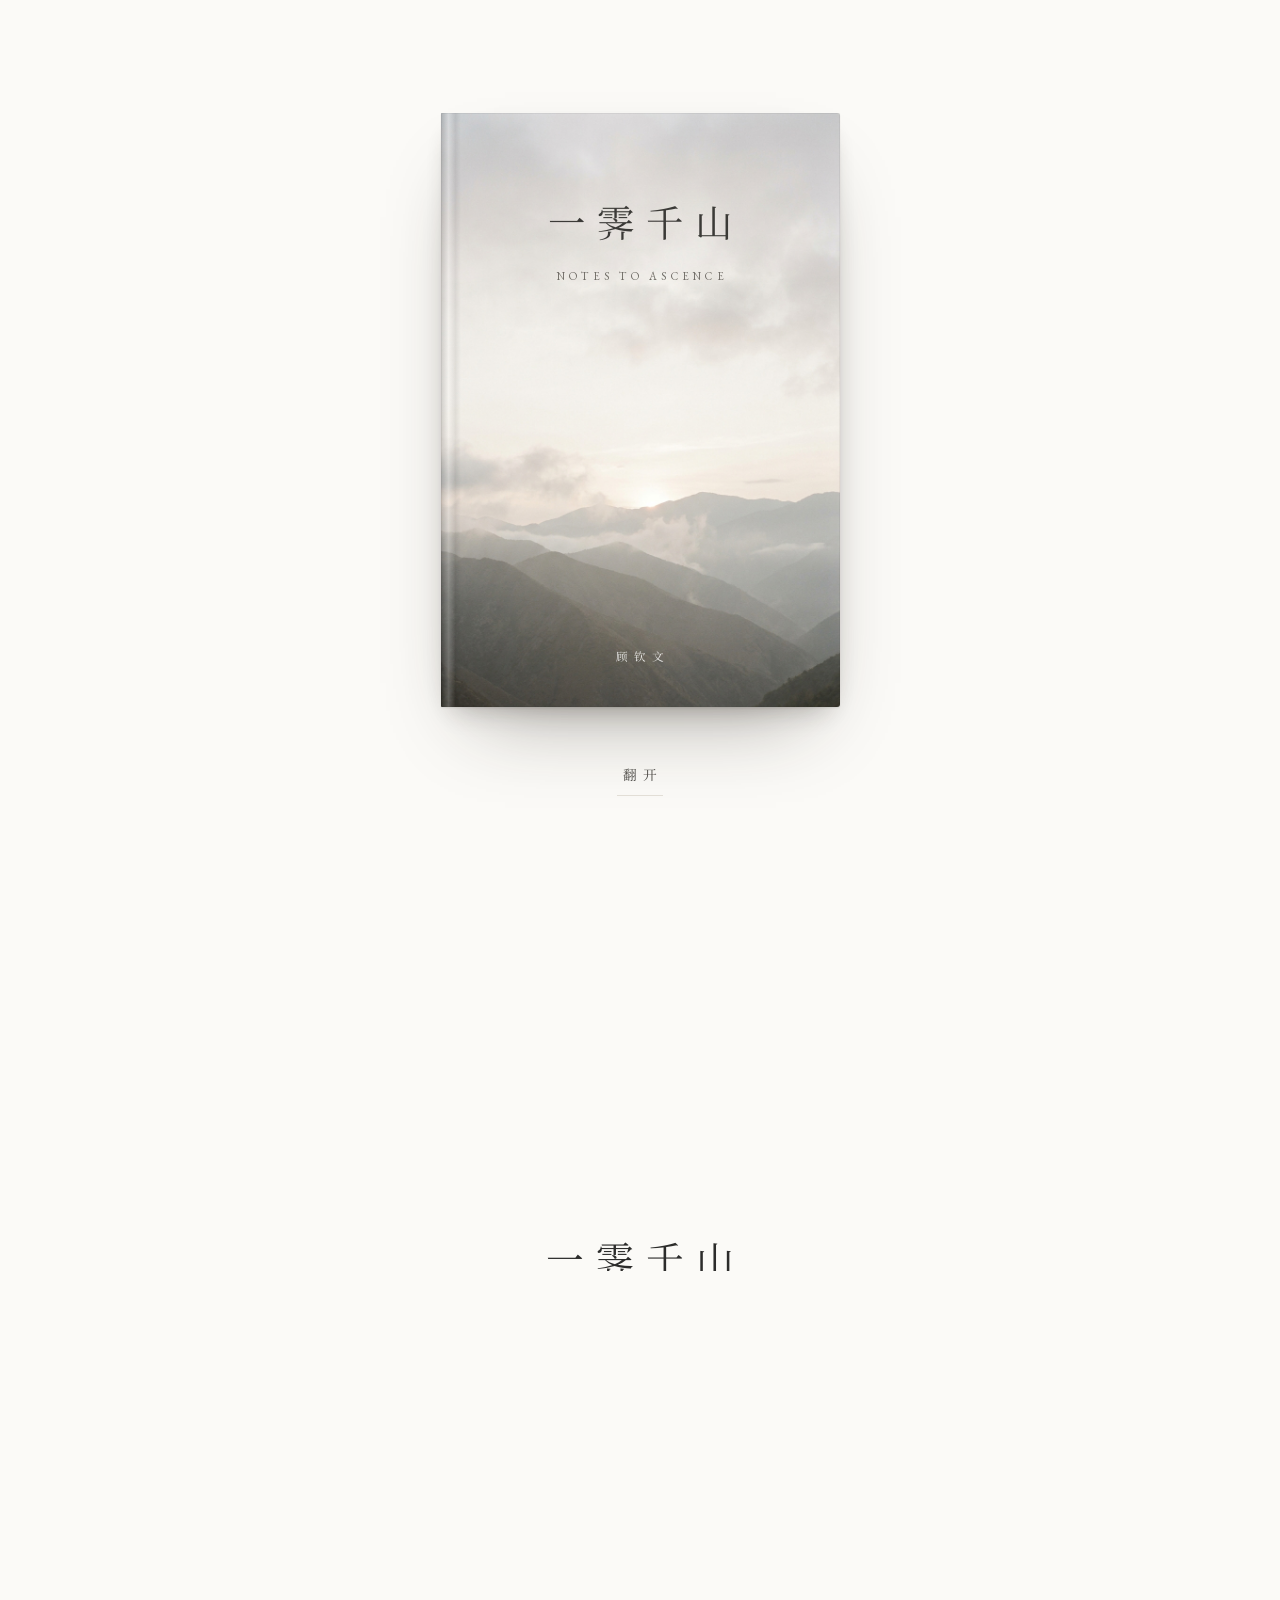
<file: index.html>
<!doctype html>
<html lang="zh-Hans">
<head>
<meta charset="utf-8">
<meta name="viewport" content="width=device-width, initial-scale=1, viewport-fit=cover">
<title>一霁千山 · Notes to Ascence</title>
<meta name="description" content="千山万壑，雨霁日昇，云自出岫。">
<meta name="author" content="顾钦文">
<meta name="theme-color" content="#FBFAF7">
<meta property="og:type" content="book">
<meta property="og:title" content="一霁千山 · Notes to Ascence">
<meta property="og:description" content="千山万壑，雨霁日昇，云自出岫。">
<meta property="og:image" content="https://guqinwen3g-netizen.github.io/notes-to-ascence/og.jpg">
<link rel="icon" href="favicon.svg" type="image/svg+xml">
<link rel="preload" href="fonts/serif-400.woff2" as="font" type="font/woff2" crossorigin>
<link rel="stylesheet" href="style.css?v=a1e6b9db">
<script>(function(){var d=document.documentElement;d.className+=' js';try{var t=localStorage.getItem('as-theme'),s=localStorage.getItem('as-size');if(t)d.setAttribute('data-theme',t);if(s)d.setAttribute('data-size',s);}catch(e){}})();</script>
</head>
<body class="home">
<section class="cover-screen">
  <a class="book" href="#title" aria-label="翻开 一霁千山">
    <span class="book-t"><span class="book-h">一霁千山</span><span class="book-en">NOTES TO ASCENCE</span></span>
    <span class="book-b">顾钦文</span>
  </a>
  <div class="begin"><a class="go" href="#title">翻开</a></div>
  <a class="resume" href="#" hidden>接着上次读<span></span></a>
</section>
<section class="title-screen reveal" id="title">
  <h1>一霁千山</h1>
  <div class="en">Notes to Ascence</div>
  <div class="rule"></div>
  <div class="a">顾钦文</div>
  <div class="y">持续书写中　·　最后更新于 2026 年 10 月 20 日</div>
</section>
<section class="epi-screen reveal" aria-label="题诗"><p class="verse-v"><span>千山万壑，</span><span>雨霁日昇，</span><span>云自出岫。</span></p></section>
<section class="toc-screen reveal" id="toc"><h2>目录</h2><nav class="toc">
<a class="l1" href="preface.html"><span class="lab"></span><span class="tt">序</span><span class="dots"></span><span class="pn">6 分钟</span></a>
<a class="l1" href="chapter-1.html"><span class="lab">第一章</span><span class="tt">千山万壑</span><span class="dots"></span><span class="pn">14 分钟</span></a>
<div class="subs"><a class="l2" href="chapter-1.html#s1">换了这么多，留下了什么</a><a class="l2" href="chapter-1.html#s2">选择多了，人就更自由了吗</a><a class="l2" href="chapter-1.html#s3">连反对也会成为风格</a><a class="l2" href="chapter-1.html#s4">衣服离开这个季节以后</a><a class="l2" href="chapter-1.html#s5">有些事，先定下来</a></div>
<a class="l1" href="chapter-2.html"><span class="lab">第二章</span><span class="tt">雨霁日昇</span><span class="dots"></span><span class="pn">12 分钟</span></a>
<a class="l1" href="coda.html"><span class="lab">尾声</span><span class="tt">一霁千山</span><span class="dots"></span><span class="pn">1 分钟</span></a>
</nav>
<nav class="turn"><a class="next" href="preface.html" rel="next"><small>开始阅读</small><span>序</span></a></nav>
</section>
<footer class="colophon"><div>一霁千山</div><div>顾钦文</div><div class="en">Notes to Ascence</div></footer>
<script src="reader.js" defer></script>
</body>
</html>
</file>
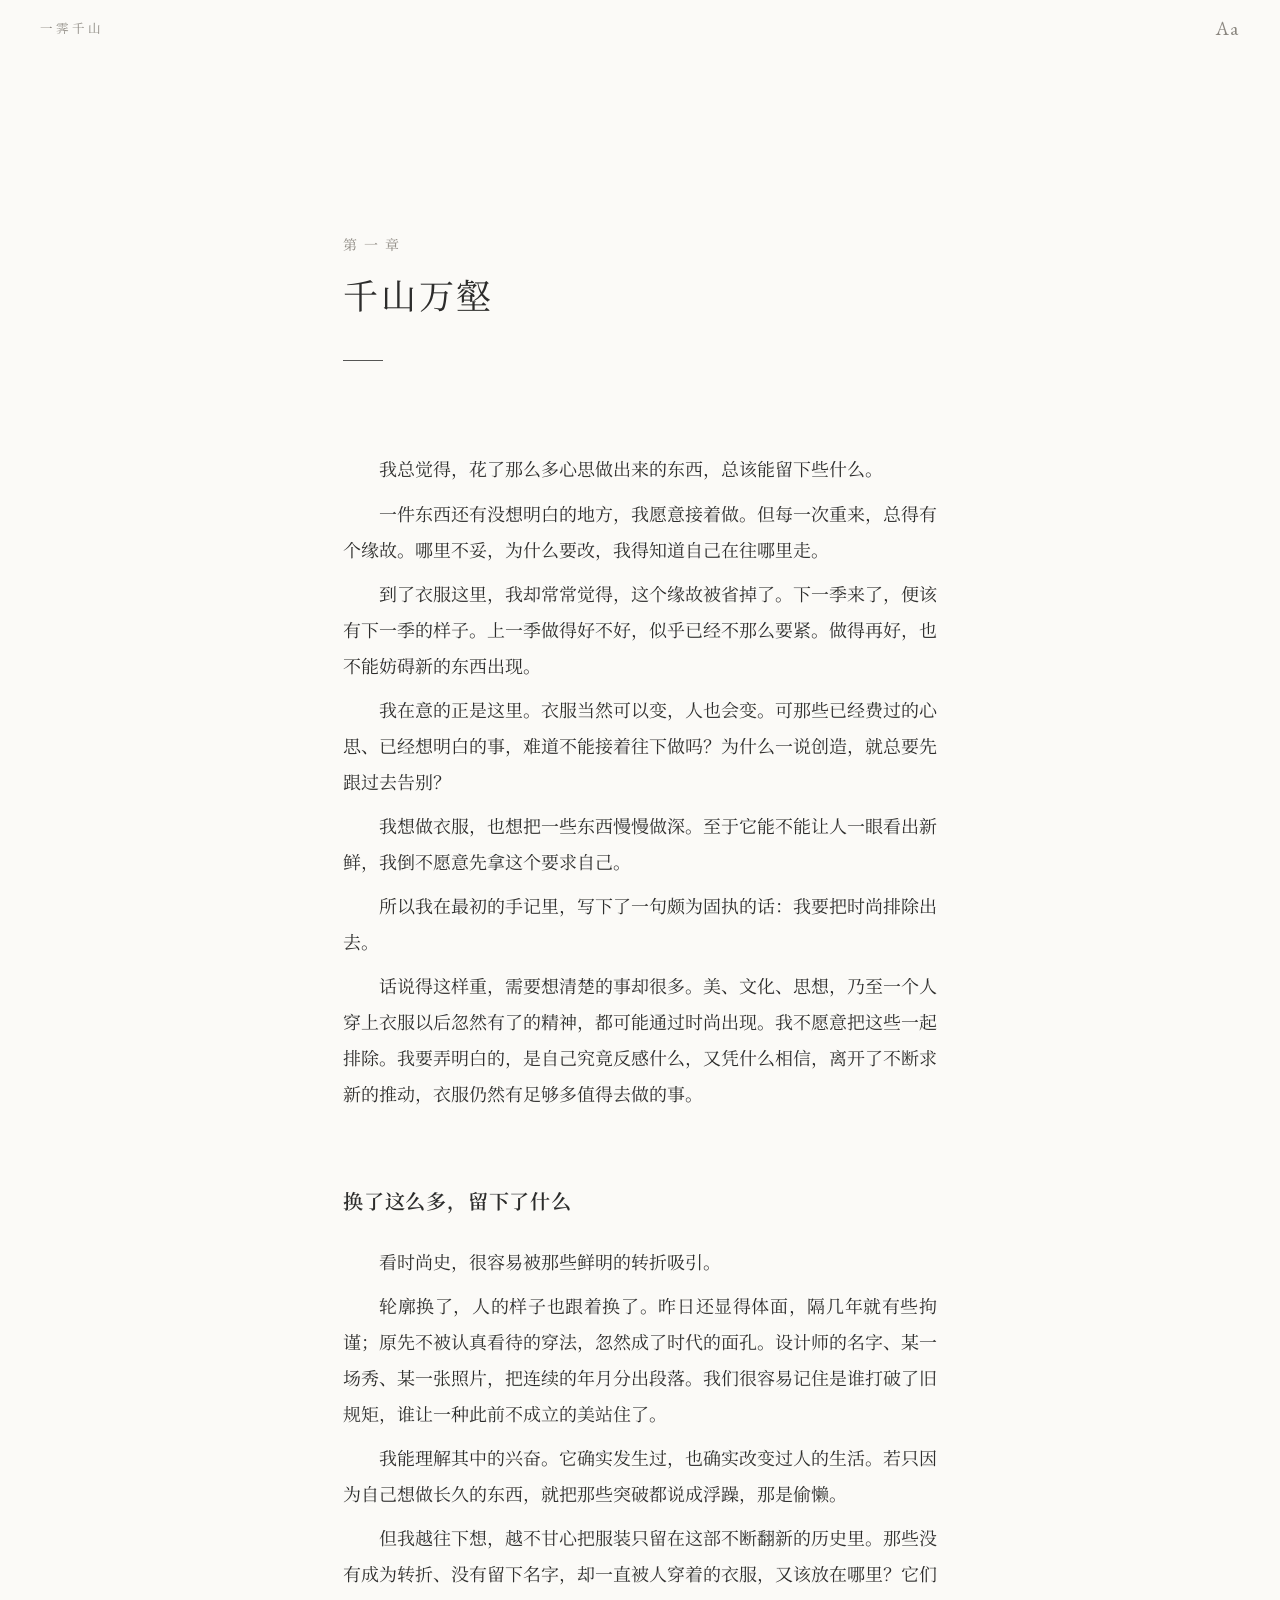
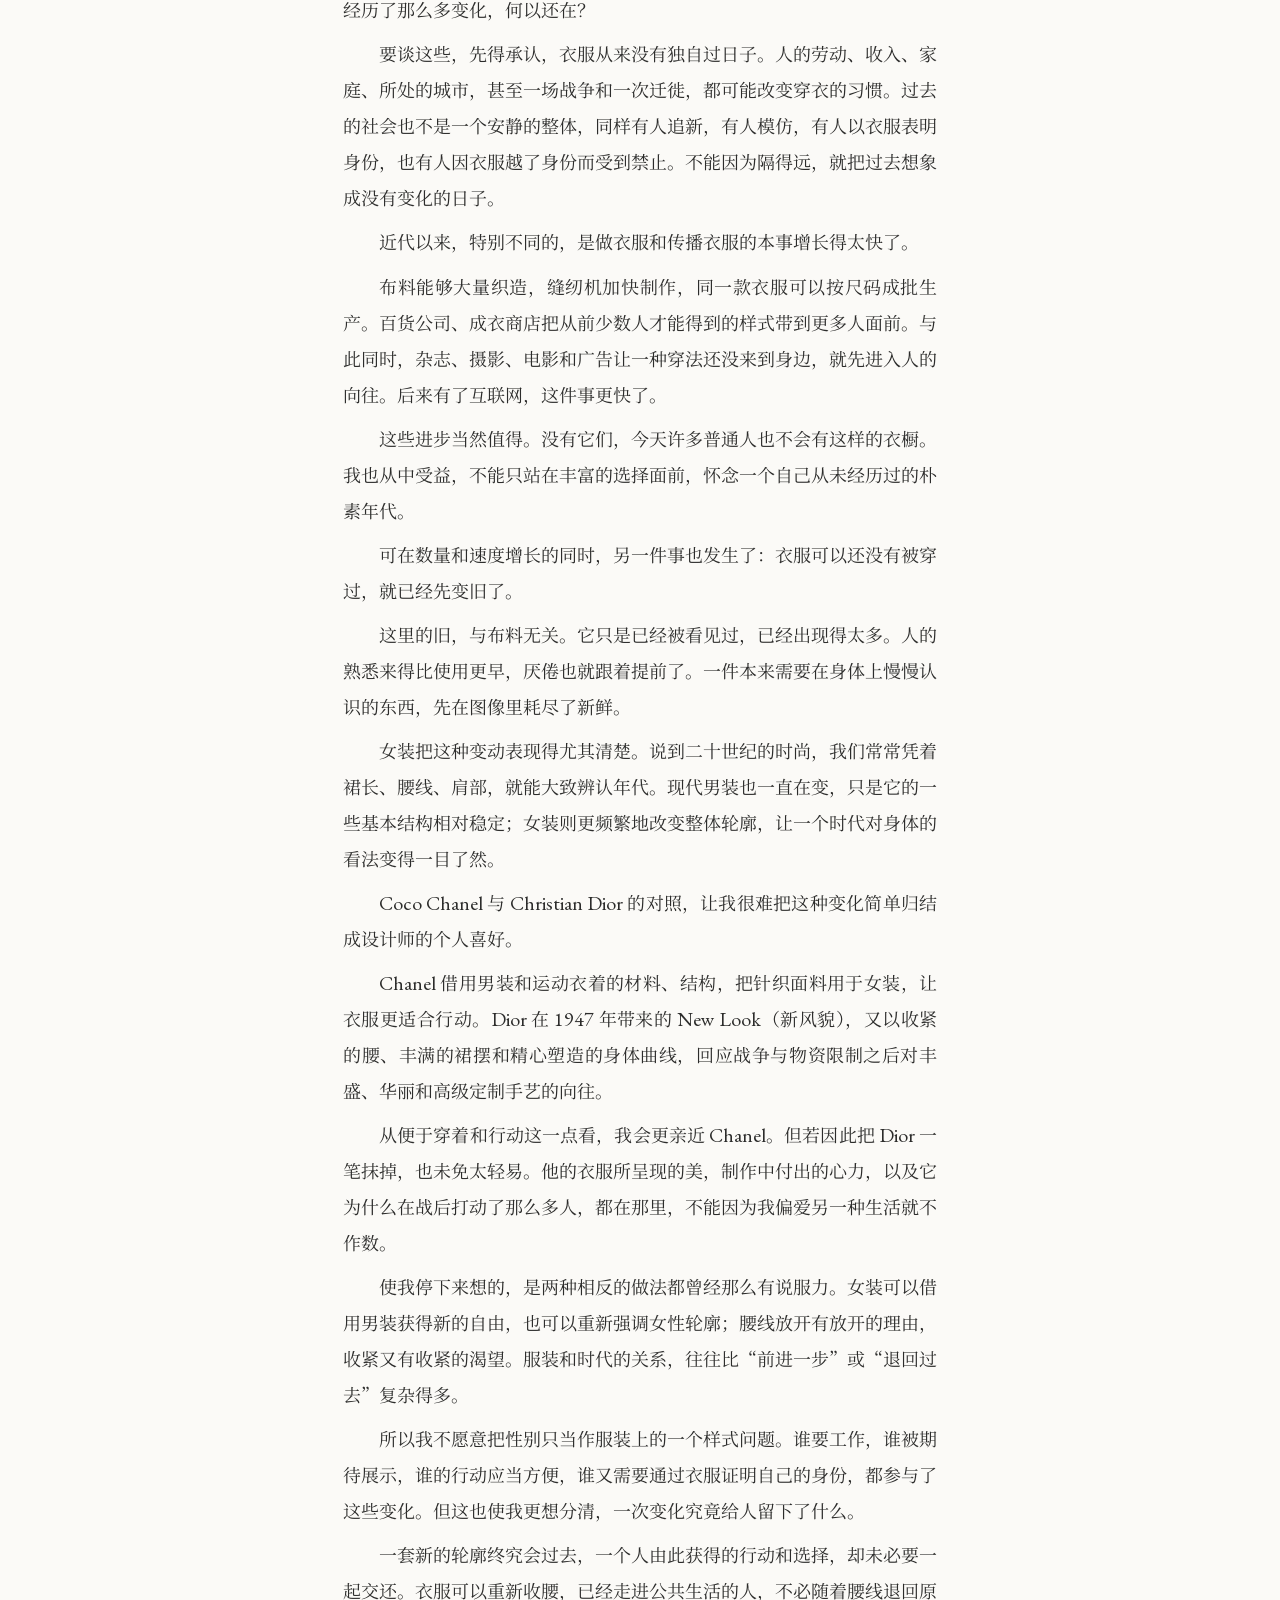
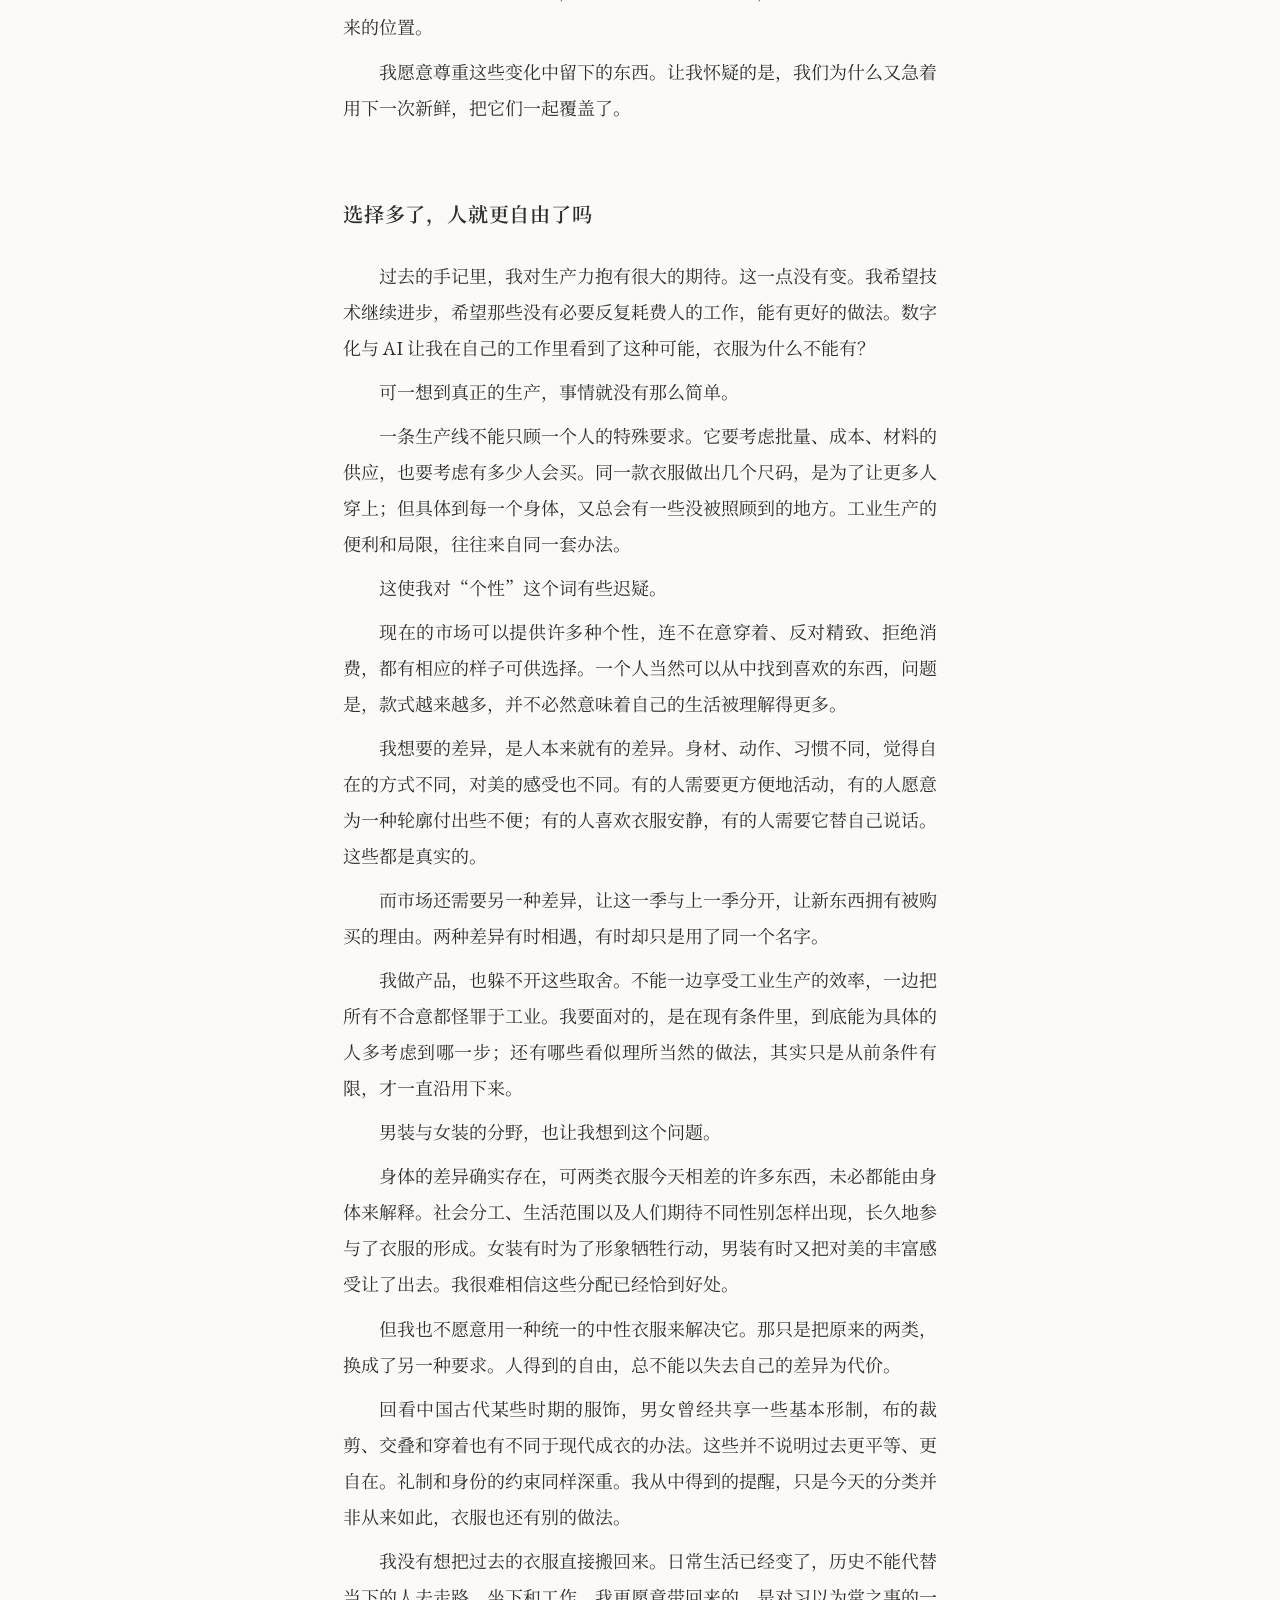
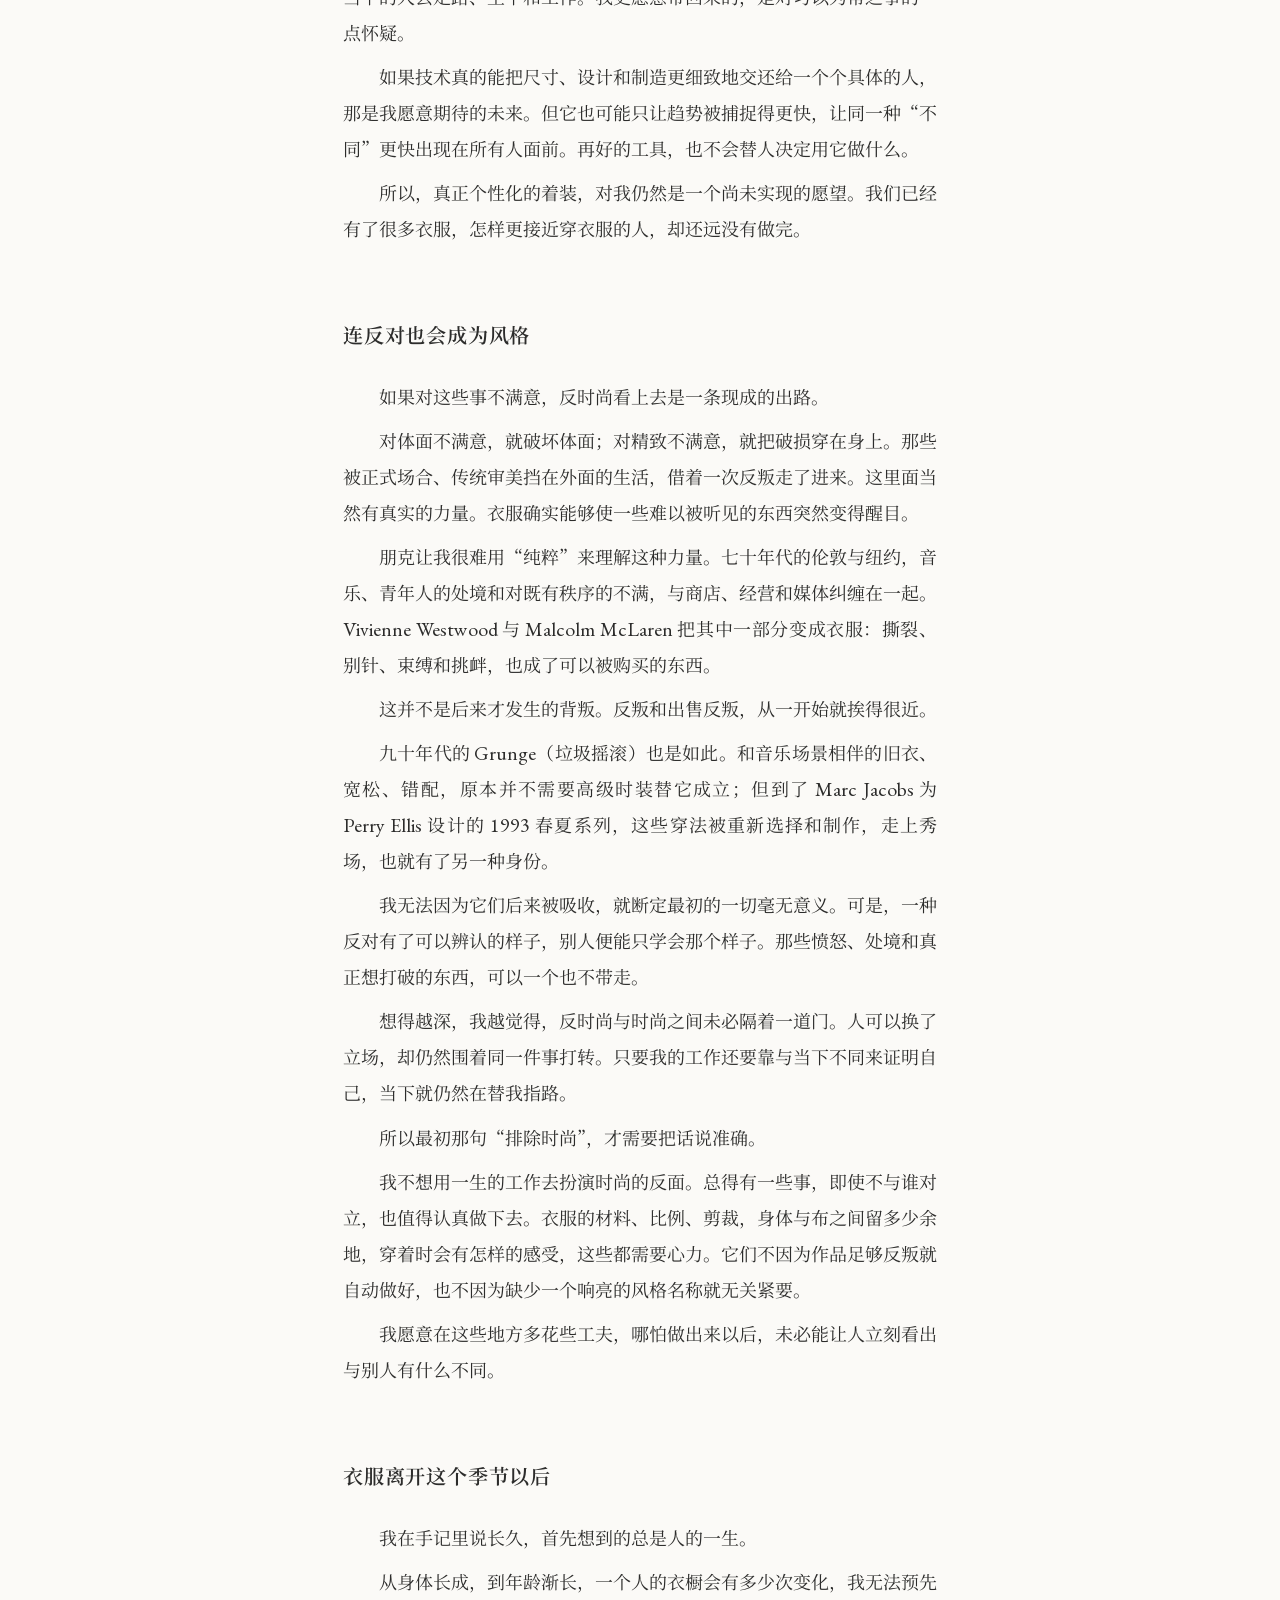
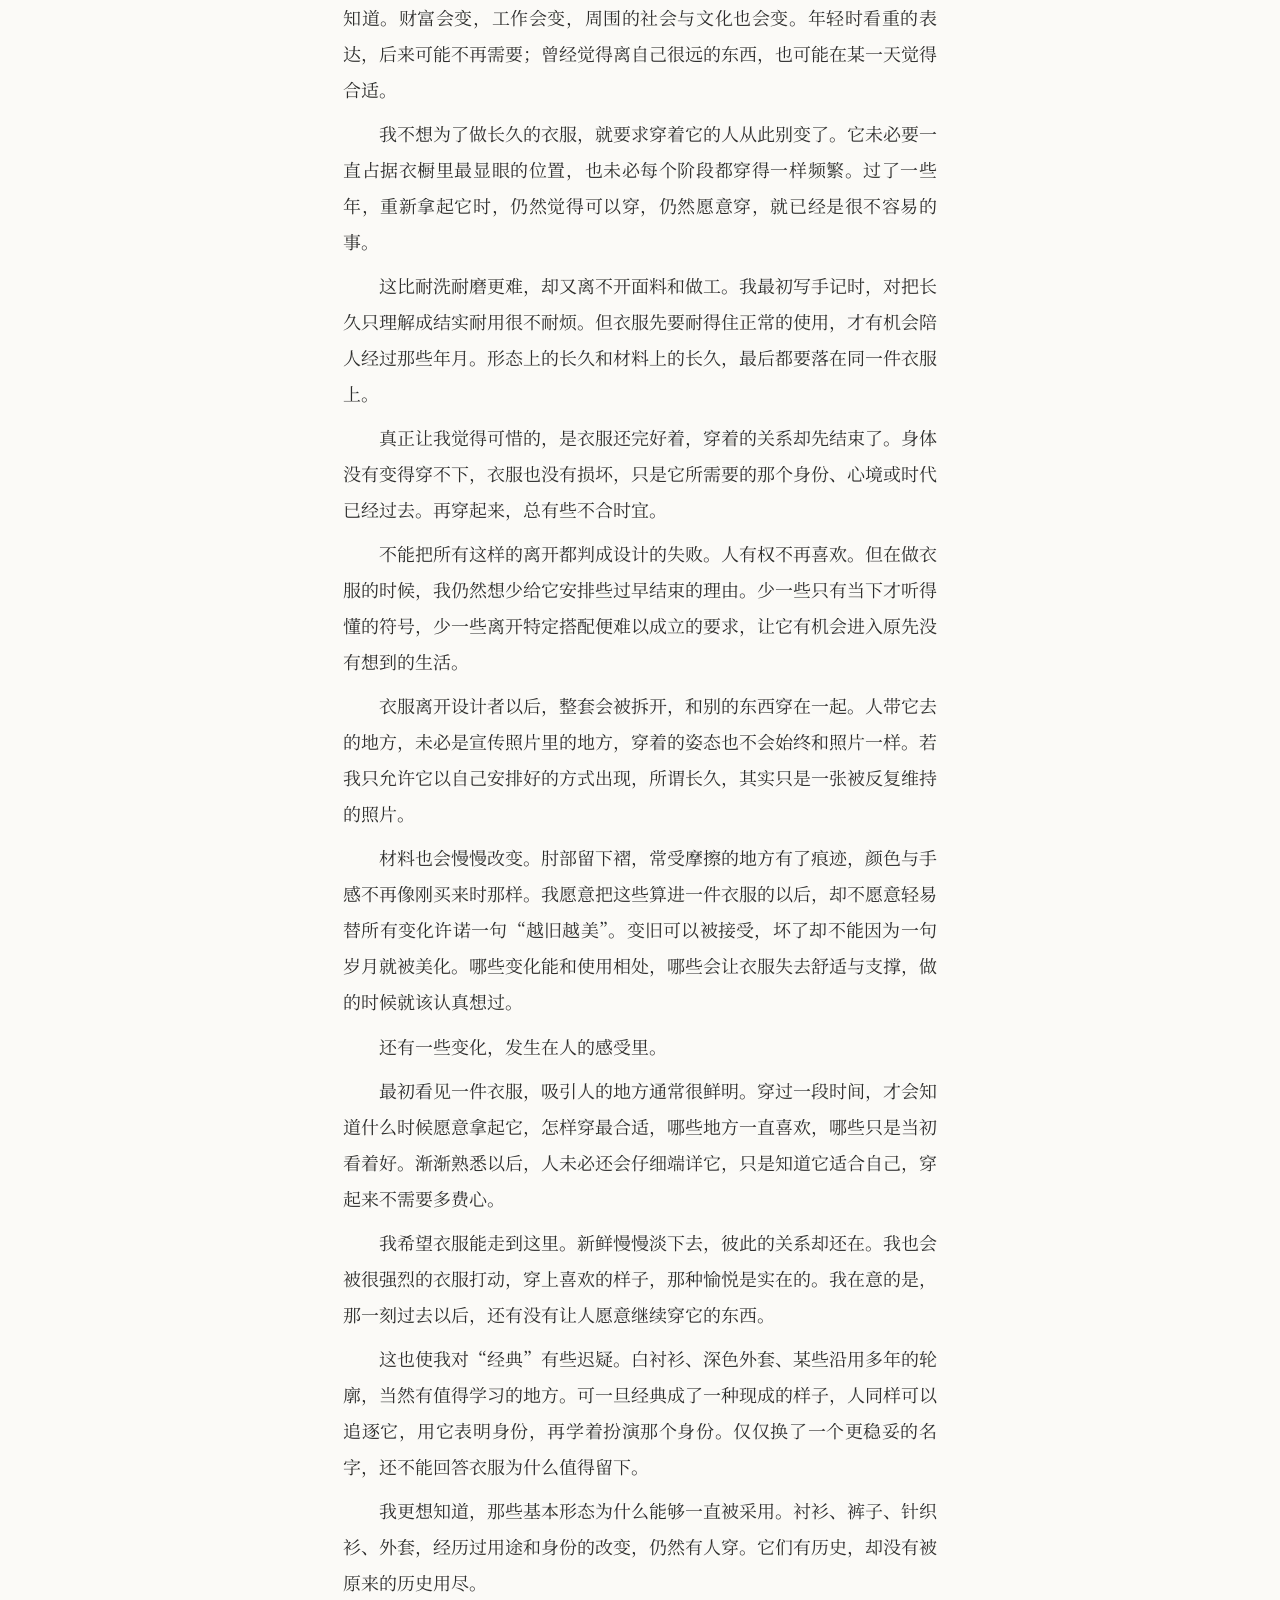
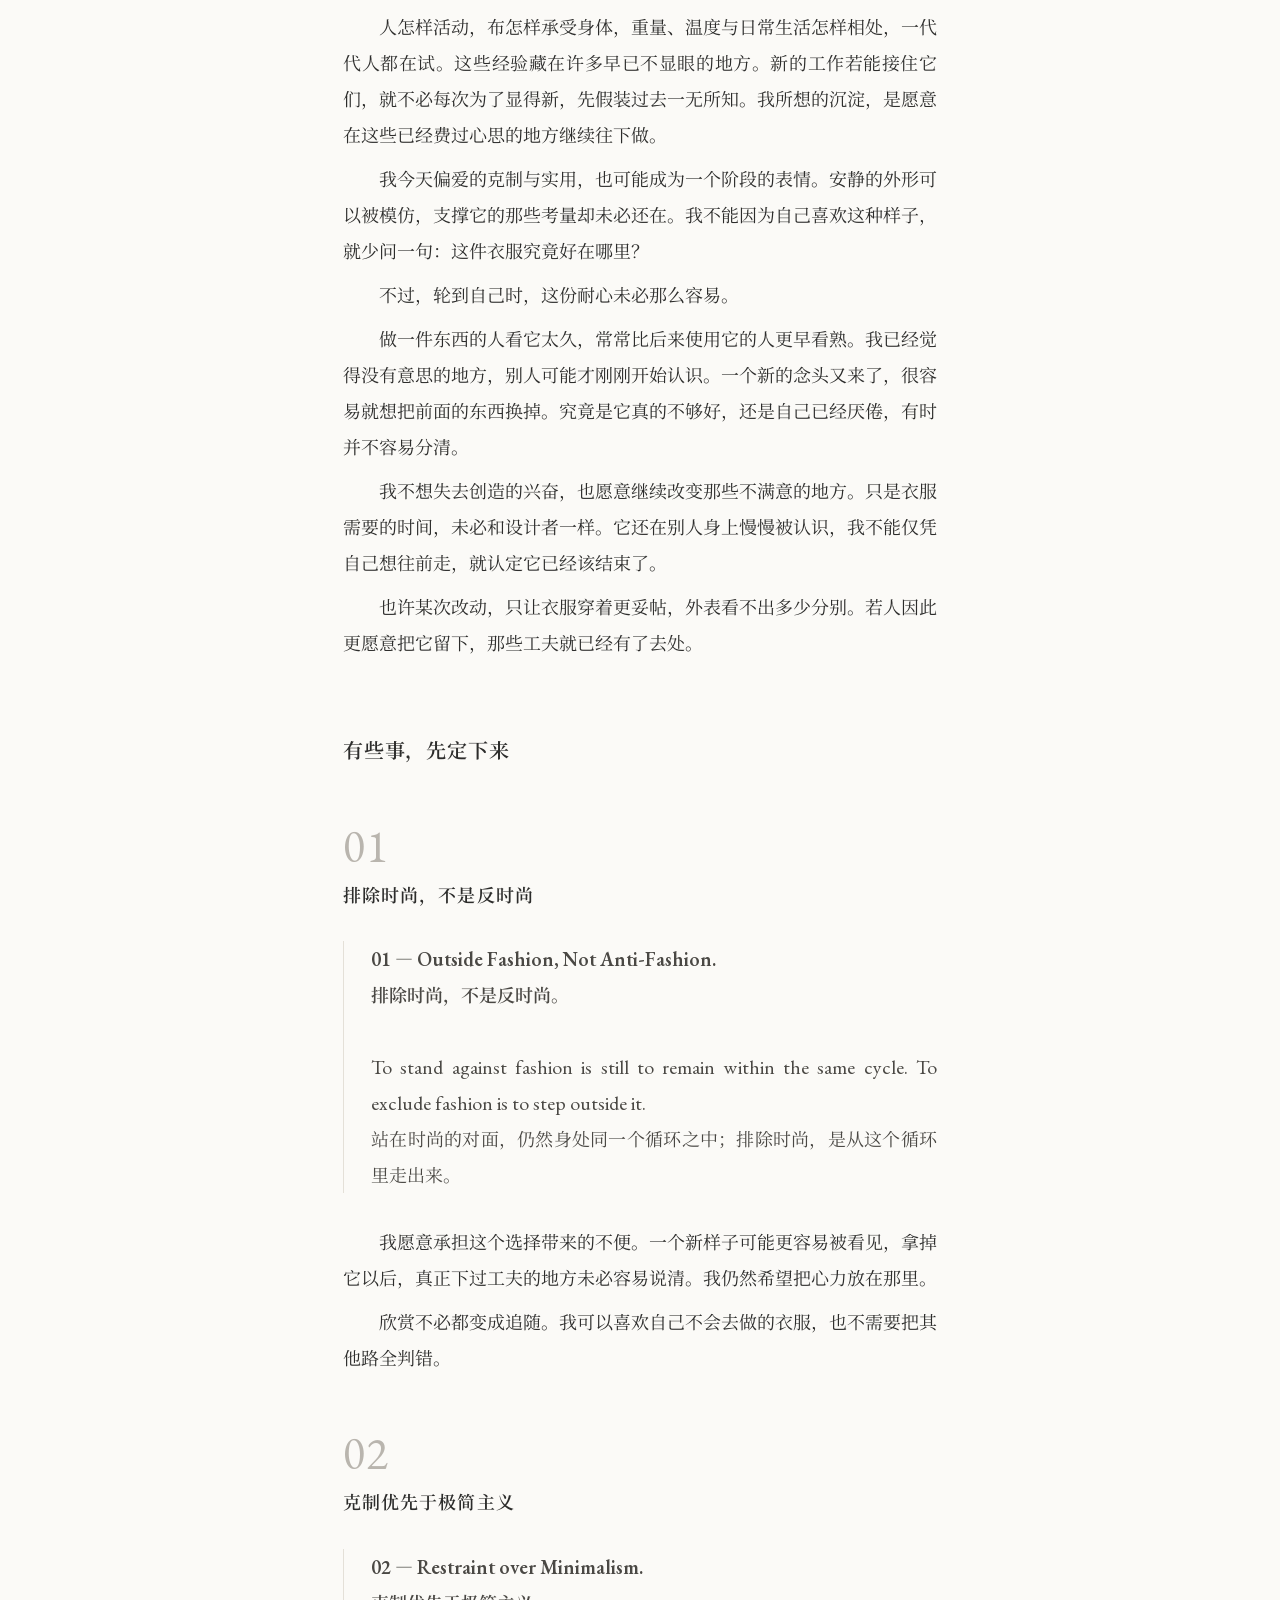
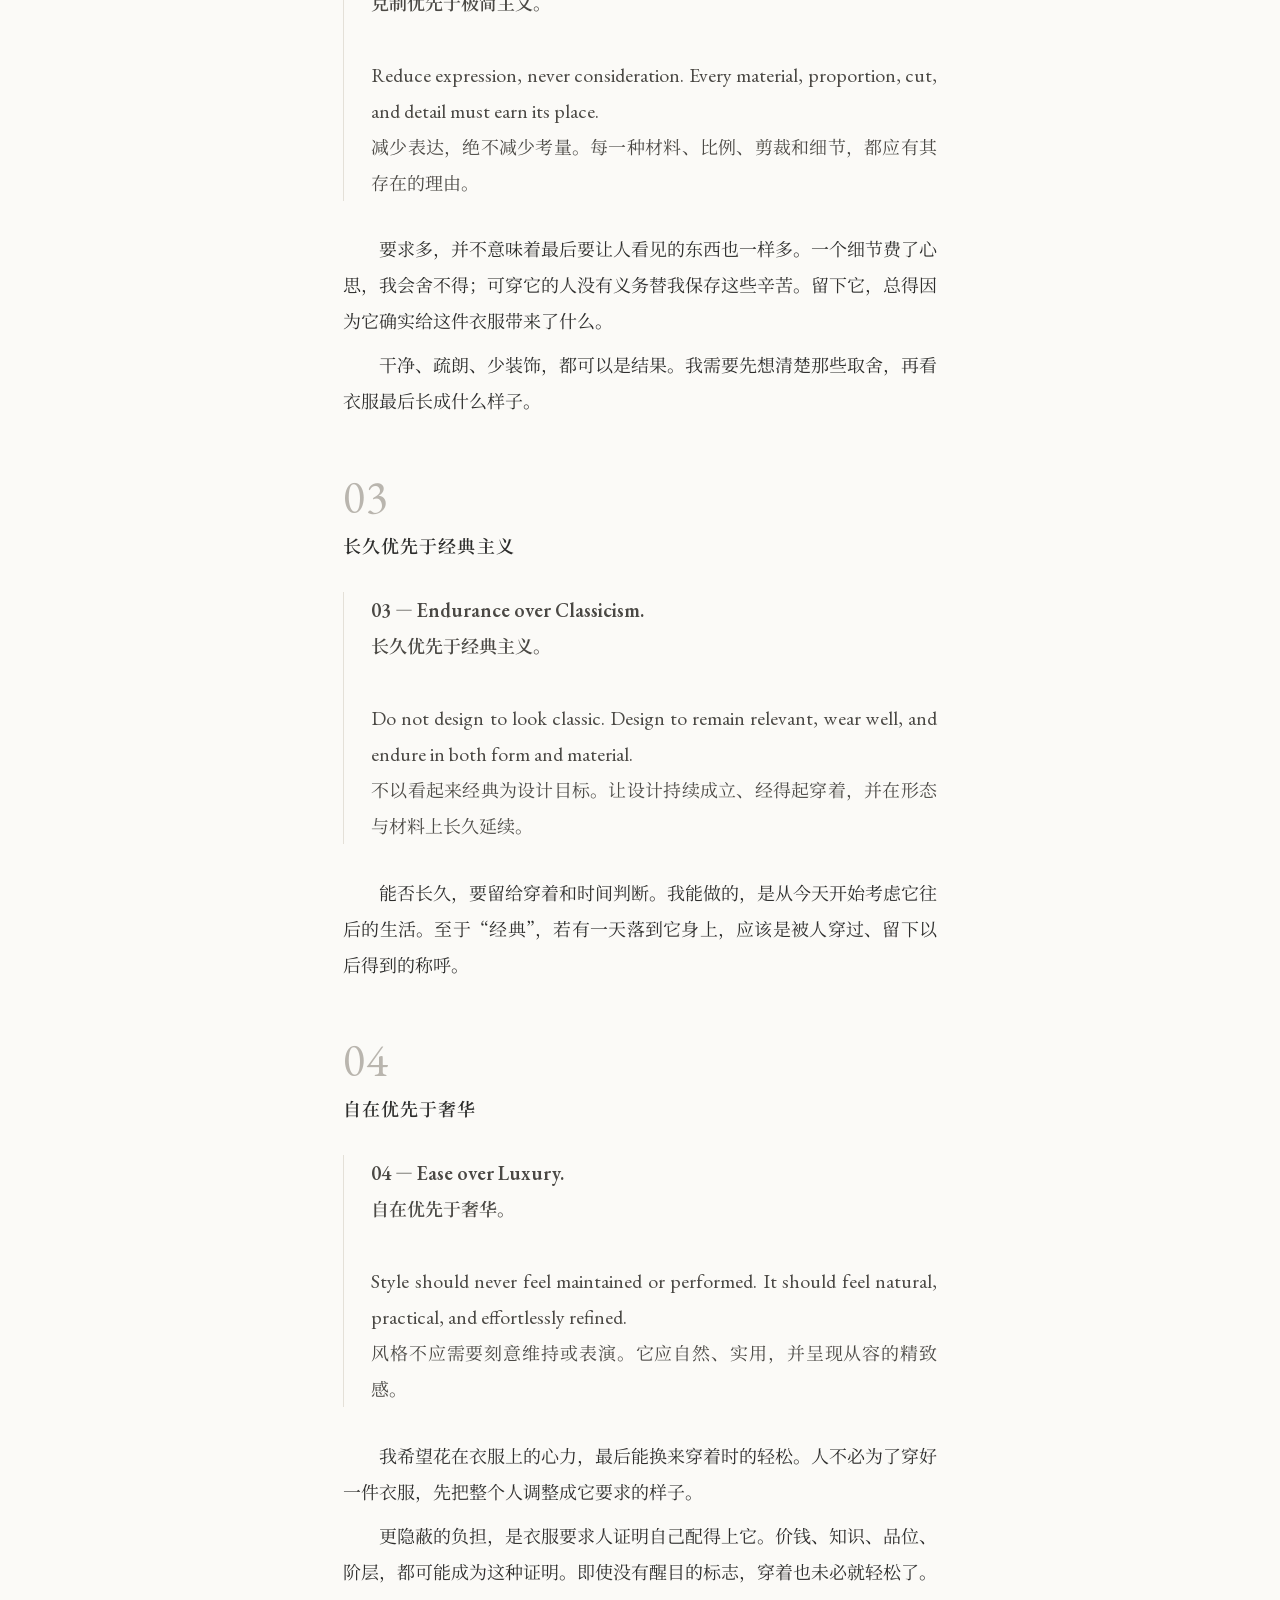
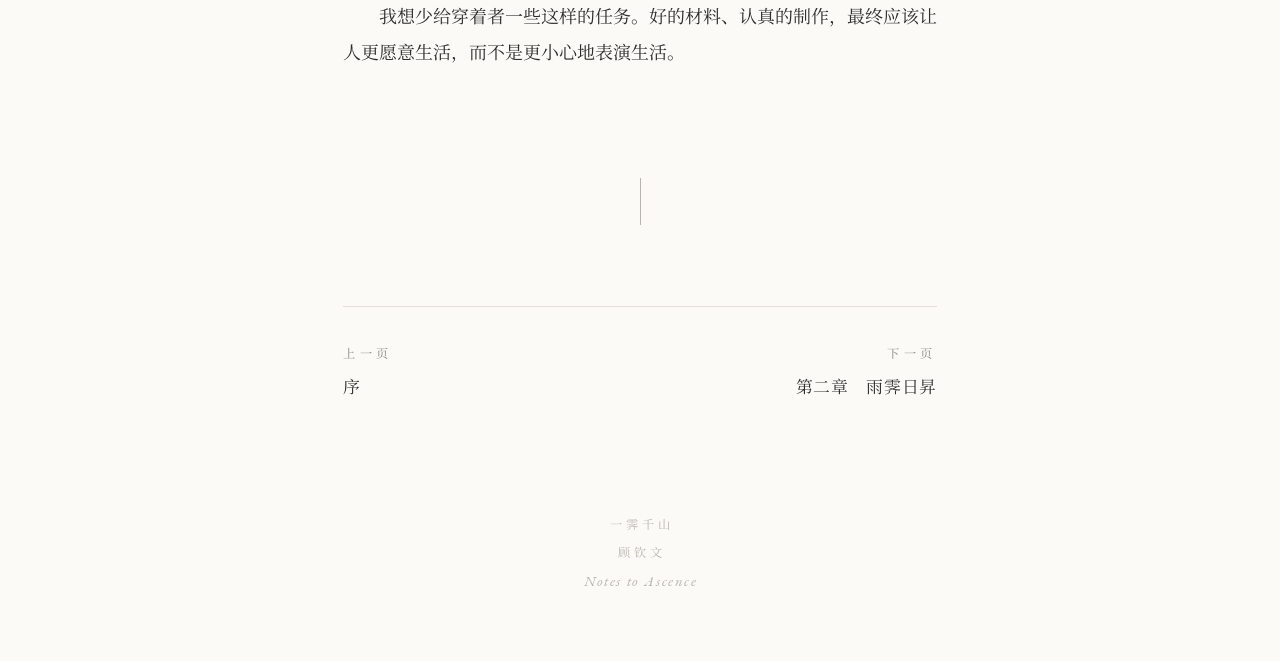
<file: chapter-1.html>
<!doctype html>
<html lang="zh-Hans">
<head>
<meta charset="utf-8">
<meta name="viewport" content="width=device-width, initial-scale=1, viewport-fit=cover">
<title>第一章　千山万壑 · 一霁千山</title>
<meta name="description" content="千山万壑，雨霁日昇，云自出岫。">
<meta name="author" content="顾钦文">
<meta name="theme-color" content="#FBFAF7">
<meta property="og:type" content="book">
<meta property="og:title" content="第一章　千山万壑 · 一霁千山">
<meta property="og:description" content="千山万壑，雨霁日昇，云自出岫。">
<meta property="og:image" content="https://guqinwen3g-netizen.github.io/notes-to-ascence/og.jpg">
<link rel="icon" href="favicon.svg" type="image/svg+xml">
<link rel="preload" href="fonts/serif-400.woff2" as="font" type="font/woff2" crossorigin>
<link rel="stylesheet" href="style.css?v=a1e6b9db">
<script>(function(){var d=document.documentElement;d.className+=' js';try{var t=localStorage.getItem('as-theme'),s=localStorage.getItem('as-size');if(t)d.setAttribute('data-theme',t);if(s)d.setAttribute('data-size',s);}catch(e){}})();</script>
</head>
<body class="reading k-chapter">
<div class="progress" aria-hidden="true"><i></i></div>
<header class="bar"><a class="bar-home" href="index.html#toc">一霁千山</a><span class="bar-now">第一章　千山万壑</span><button class="aa" type="button" aria-label="阅读设置">Aa</button></header>
<div class="panel" role="dialog" aria-label="阅读设置" hidden>
<div class="row"><span>字号</span><button type="button" data-size="-1" aria-label="缩小字号">A<small>－</small></button><button type="button" data-size="1" aria-label="放大字号">A<small>＋</small></button></div>
<div class="row"><span>底色</span><button type="button" data-theme="paper">纸</button><button type="button" data-theme="night">夜</button></div>
</div>
<main class="page">
<header class="opener"><div class="clabel">第一章</div><h1>千山万壑</h1><div class="rule"></div></header>
<article class="text">
<p>我总觉得，花了那么多心思做出来的东西，总该能留下些什么。</p>
<p>一件东西还有没想明白的地方，我愿意接着做。但每一次重来，总得有个缘故。哪里不妥，为什么要改，我得知道自己在往哪里走。</p>
<p>到了衣服这里，我却常常觉得，这个缘故被省掉了。下一季来了，便该有下一季的样子。上一季做得好不好，似乎已经不那么要紧。做得再好，也不能妨碍新的东西出现。</p>
<p>我在意的正是这里。衣服当然可以变，人也会变。可那些已经费过的心思、已经想明白的事，难道不能接着往下做吗？为什么一说创造，就总要先跟过去告别？</p>
<p>我想做衣服，也想把一些东西慢慢做深。至于它能不能让人一眼看出新鲜，我倒不愿意先拿这个要求自己。</p>
<p>所以我在最初的手记里，写下了一句颇为固执的话：我要把时尚排除出去。</p>
<p>话说得这样重，需要想清楚的事却很多。美、文化、思想，乃至一个人穿上衣服以后忽然有了的精神，都可能通过时尚出现。我不愿意把这些一起排除。我要弄明白的，是自己究竟反感什么，又凭什么相信，离开了不断求新的推动，衣服仍然有足够多值得去做的事。</p>
<h2 id="s1">换了这么多，留下了什么</h2>
<p>看时尚史，很容易被那些鲜明的转折吸引。</p>
<p>轮廓换了，人的样子也跟着换了。昨日还显得体面，隔几年就有些拘谨；原先不被认真看待的穿法，忽然成了时代的面孔。设计师的名字、某一场秀、某一张照片，把连续的年月分出段落。我们很容易记住是谁打破了旧规矩，谁让一种此前不成立的美站住了。</p>
<p>我能理解其中的兴奋。它确实发生过，也确实改变过人的生活。若只因为自己想做长久的东西，就把那些突破都说成浮躁，那是偷懒。</p>
<p>但我越往下想，越不甘心把服装只留在这部不断翻新的历史里。那些没有成为转折、没有留下名字，却一直被人穿着的衣服，又该放在哪里？它们经历了那么多变化，何以还在？</p>
<p>要谈这些，先得承认，衣服从来没有独自过日子。人的劳动、收入、家庭、所处的城市，甚至一场战争和一次迁徙，都可能改变穿衣的习惯。过去的社会也不是一个安静的整体，同样有人追新，有人模仿，有人以衣服表明身份，也有人因衣服越了身份而受到禁止。不能因为隔得远，就把过去想象成没有变化的日子。</p>
<p>近代以来，特别不同的，是做衣服和传播衣服的本事增长得太快了。</p>
<p>布料能够大量织造，缝纫机加快制作，同一款衣服可以按尺码成批生产。百货公司、成衣商店把从前少数人才能得到的样式带到更多人面前。与此同时，杂志、摄影、电影和广告让一种穿法还没来到身边，就先进入人的向往。后来有了互联网，这件事更快了。</p>
<p>这些进步当然值得。没有它们，今天许多普通人也不会有这样的衣橱。我也从中受益，不能只站在丰富的选择面前，怀念一个自己从未经历过的朴素年代。</p>
<p>可在数量和速度增长的同时，另一件事也发生了：衣服可以还没有被穿过，就已经先变旧了。</p>
<p>这里的旧，与布料无关。它只是已经被看见过，已经出现得太多。人的熟悉来得比使用更早，厌倦也就跟着提前了。一件本来需要在身体上慢慢认识的东西，先在图像里耗尽了新鲜。</p>
<p>女装把这种变动表现得尤其清楚。说到二十世纪的时尚，我们常常凭着裙长、腰线、肩部，就能大致辨认年代。现代男装也一直在变，只是它的一些基本结构相对稳定；女装则更频繁地改变整体轮廓，让一个时代对身体的看法变得一目了然。</p>
<p>Coco Chanel 与 Christian Dior 的对照，让我很难把这种变化简单归结成设计师的个人喜好。</p>
<p>Chanel 借用男装和运动衣着的材料、结构，把针织面料用于女装，让衣服更适合行动。Dior 在 1947 年带来的 New Look（新风貌），又以收紧的腰、丰满的裙摆和精心塑造的身体曲线，回应战争与物资限制之后对丰盛、华丽和高级定制手艺的向往。</p>
<p>从便于穿着和行动这一点看，我会更亲近 Chanel。但若因此把 Dior 一笔抹掉，也未免太轻易。他的衣服所呈现的美，制作中付出的心力，以及它为什么在战后打动了那么多人，都在那里，不能因为我偏爱另一种生活就不作数。</p>
<p>使我停下来想的，是两种相反的做法都曾经那么有说服力。女装可以借用男装获得新的自由，也可以重新强调女性轮廓；腰线放开有放开的理由，收紧又有收紧的渴望。服装和时代的关系，往往比“前进一步”或“退回过去”复杂得多。</p>
<p>所以我不愿意把性别只当作服装上的一个样式问题。谁要工作，谁被期待展示，谁的行动应当方便，谁又需要通过衣服证明自己的身份，都参与了这些变化。但这也使我更想分清，一次变化究竟给人留下了什么。</p>
<p>一套新的轮廓终究会过去，一个人由此获得的行动和选择，却未必要一起交还。衣服可以重新收腰，已经走进公共生活的人，不必随着腰线退回原来的位置。</p>
<p>我愿意尊重这些变化中留下的东西。让我怀疑的是，我们为什么又急着用下一次新鲜，把它们一起覆盖了。</p>
<h2 id="s2">选择多了，人就更自由了吗</h2>
<p>过去的手记里，我对生产力抱有很大的期待。这一点没有变。我希望技术继续进步，希望那些没有必要反复耗费人的工作，能有更好的做法。数字化与 AI 让我在自己的工作里看到了这种可能，衣服为什么不能有？</p>
<p>可一想到真正的生产，事情就没有那么简单。</p>
<p>一条生产线不能只顾一个人的特殊要求。它要考虑批量、成本、材料的供应，也要考虑有多少人会买。同一款衣服做出几个尺码，是为了让更多人穿上；但具体到每一个身体，又总会有一些没被照顾到的地方。工业生产的便利和局限，往往来自同一套办法。</p>
<p>这使我对“个性”这个词有些迟疑。</p>
<p>现在的市场可以提供许多种个性，连不在意穿着、反对精致、拒绝消费，都有相应的样子可供选择。一个人当然可以从中找到喜欢的东西，问题是，款式越来越多，并不必然意味着自己的生活被理解得更多。</p>
<p>我想要的差异，是人本来就有的差异。身材、动作、习惯不同，觉得自在的方式不同，对美的感受也不同。有的人需要更方便地活动，有的人愿意为一种轮廓付出些不便；有的人喜欢衣服安静，有的人需要它替自己说话。这些都是真实的。</p>
<p>而市场还需要另一种差异，让这一季与上一季分开，让新东西拥有被购买的理由。两种差异有时相遇，有时却只是用了同一个名字。</p>
<p>我做产品，也躲不开这些取舍。不能一边享受工业生产的效率，一边把所有不合意都怪罪于工业。我要面对的，是在现有条件里，到底能为具体的人多考虑到哪一步；还有哪些看似理所当然的做法，其实只是从前条件有限，才一直沿用下来。</p>
<p>男装与女装的分野，也让我想到这个问题。</p>
<p>身体的差异确实存在，可两类衣服今天相差的许多东西，未必都能由身体来解释。社会分工、生活范围以及人们期待不同性别怎样出现，长久地参与了衣服的形成。女装有时为了形象牺牲行动，男装有时又把对美的丰富感受让了出去。我很难相信这些分配已经恰到好处。</p>
<p>但我也不愿意用一种统一的中性衣服来解决它。那只是把原来的两类，换成了另一种要求。人得到的自由，总不能以失去自己的差异为代价。</p>
<p>回看中国古代某些时期的服饰，男女曾经共享一些基本形制，布的裁剪、交叠和穿着也有不同于现代成衣的办法。这些并不说明过去更平等、更自在。礼制和身份的约束同样深重。我从中得到的提醒，只是今天的分类并非从来如此，衣服也还有别的做法。</p>
<p>我没有想把过去的衣服直接搬回来。日常生活已经变了，历史不能代替当下的人去走路、坐下和工作。我更愿意带回来的，是对习以为常之事的一点怀疑。</p>
<p>如果技术真的能把尺寸、设计和制造更细致地交还给一个个具体的人，那是我愿意期待的未来。但它也可能只让趋势被捕捉得更快，让同一种“不同”更快出现在所有人面前。再好的工具，也不会替人决定用它做什么。</p>
<p>所以，真正个性化的着装，对我仍然是一个尚未实现的愿望。我们已经有了很多衣服，怎样更接近穿衣服的人，却还远没有做完。</p>
<h2 id="s3">连反对也会成为风格</h2>
<p>如果对这些事不满意，反时尚看上去是一条现成的出路。</p>
<p>对体面不满意，就破坏体面；对精致不满意，就把破损穿在身上。那些被正式场合、传统审美挡在外面的生活，借着一次反叛走了进来。这里面当然有真实的力量。衣服确实能够使一些难以被听见的东西突然变得醒目。</p>
<p>朋克让我很难用“纯粹”来理解这种力量。七十年代的伦敦与纽约，音乐、青年人的处境和对既有秩序的不满，与商店、经营和媒体纠缠在一起。Vivienne Westwood 与 Malcolm McLaren 把其中一部分变成衣服：撕裂、别针、束缚和挑衅，也成了可以被购买的东西。</p>
<p>这并不是后来才发生的背叛。反叛和出售反叛，从一开始就挨得很近。</p>
<p>九十年代的 Grunge（垃圾摇滚）也是如此。和音乐场景相伴的旧衣、宽松、错配，原本并不需要高级时装替它成立；但到了 Marc Jacobs 为 Perry Ellis 设计的 1993 春夏系列，这些穿法被重新选择和制作，走上秀场，也就有了另一种身份。</p>
<p>我无法因为它们后来被吸收，就断定最初的一切毫无意义。可是，一种反对有了可以辨认的样子，别人便能只学会那个样子。那些愤怒、处境和真正想打破的东西，可以一个也不带走。</p>
<p>想得越深，我越觉得，反时尚与时尚之间未必隔着一道门。人可以换了立场，却仍然围着同一件事打转。只要我的工作还要靠与当下不同来证明自己，当下就仍然在替我指路。</p>
<p>所以最初那句“排除时尚”，才需要把话说准确。</p>
<p>我不想用一生的工作去扮演时尚的反面。总得有一些事，即使不与谁对立，也值得认真做下去。衣服的材料、比例、剪裁，身体与布之间留多少余地，穿着时会有怎样的感受，这些都需要心力。它们不因为作品足够反叛就自动做好，也不因为缺少一个响亮的风格名称就无关紧要。</p>
<p>我愿意在这些地方多花些工夫，哪怕做出来以后，未必能让人立刻看出与别人有什么不同。</p>
<h2 id="s4">衣服离开这个季节以后</h2>
<p>我在手记里说长久，首先想到的总是人的一生。</p>
<p>从身体长成，到年龄渐长，一个人的衣橱会有多少次变化，我无法预先知道。财富会变，工作会变，周围的社会与文化也会变。年轻时看重的表达，后来可能不再需要；曾经觉得离自己很远的东西，也可能在某一天觉得合适。</p>
<p>我不想为了做长久的衣服，就要求穿着它的人从此别变了。它未必要一直占据衣橱里最显眼的位置，也未必每个阶段都穿得一样频繁。过了一些年，重新拿起它时，仍然觉得可以穿，仍然愿意穿，就已经是很不容易的事。</p>
<p>这比耐洗耐磨更难，却又离不开面料和做工。我最初写手记时，对把长久只理解成结实耐用很不耐烦。但衣服先要耐得住正常的使用，才有机会陪人经过那些年月。形态上的长久和材料上的长久，最后都要落在同一件衣服上。</p>
<p>真正让我觉得可惜的，是衣服还完好着，穿着的关系却先结束了。身体没有变得穿不下，衣服也没有损坏，只是它所需要的那个身份、心境或时代已经过去。再穿起来，总有些不合时宜。</p>
<p>不能把所有这样的离开都判成设计的失败。人有权不再喜欢。但在做衣服的时候，我仍然想少给它安排些过早结束的理由。少一些只有当下才听得懂的符号，少一些离开特定搭配便难以成立的要求，让它有机会进入原先没有想到的生活。</p>
<p>衣服离开设计者以后，整套会被拆开，和别的东西穿在一起。人带它去的地方，未必是宣传照片里的地方，穿着的姿态也不会始终和照片一样。若我只允许它以自己安排好的方式出现，所谓长久，其实只是一张被反复维持的照片。</p>
<p>材料也会慢慢改变。肘部留下褶，常受摩擦的地方有了痕迹，颜色与手感不再像刚买来时那样。我愿意把这些算进一件衣服的以后，却不愿意轻易替所有变化许诺一句“越旧越美”。变旧可以被接受，坏了却不能因为一句岁月就被美化。哪些变化能和使用相处，哪些会让衣服失去舒适与支撑，做的时候就该认真想过。</p>
<p>还有一些变化，发生在人的感受里。</p>
<p>最初看见一件衣服，吸引人的地方通常很鲜明。穿过一段时间，才会知道什么时候愿意拿起它，怎样穿最合适，哪些地方一直喜欢，哪些只是当初看着好。渐渐熟悉以后，人未必还会仔细端详它，只是知道它适合自己，穿起来不需要多费心。</p>
<p>我希望衣服能走到这里。新鲜慢慢淡下去，彼此的关系却还在。我也会被很强烈的衣服打动，穿上喜欢的样子，那种愉悦是实在的。我在意的是，那一刻过去以后，还有没有让人愿意继续穿它的东西。</p>
<p>这也使我对“经典”有些迟疑。白衬衫、深色外套、某些沿用多年的轮廓，当然有值得学习的地方。可一旦经典成了一种现成的样子，人同样可以追逐它，用它表明身份，再学着扮演那个身份。仅仅换了一个更稳妥的名字，还不能回答衣服为什么值得留下。</p>
<p>我更想知道，那些基本形态为什么能够一直被采用。衬衫、裤子、针织衫、外套，经历过用途和身份的改变，仍然有人穿。它们有历史，却没有被原来的历史用尽。</p>
<p>人怎样活动，布怎样承受身体，重量、温度与日常生活怎样相处，一代代人都在试。这些经验藏在许多早已不显眼的地方。新的工作若能接住它们，就不必每次为了显得新，先假装过去一无所知。我所想的沉淀，是愿意在这些已经费过心思的地方继续往下做。</p>
<p>我今天偏爱的克制与实用，也可能成为一个阶段的表情。安静的外形可以被模仿，支撑它的那些考量却未必还在。我不能因为自己喜欢这种样子，就少问一句：这件衣服究竟好在哪里？</p>
<p>不过，轮到自己时，这份耐心未必那么容易。</p>
<p>做一件东西的人看它太久，常常比后来使用它的人更早看熟。我已经觉得没有意思的地方，别人可能才刚刚开始认识。一个新的念头又来了，很容易就想把前面的东西换掉。究竟是它真的不够好，还是自己已经厌倦，有时并不容易分清。</p>
<p>我不想失去创造的兴奋，也愿意继续改变那些不满意的地方。只是衣服需要的时间，未必和设计者一样。它还在别人身上慢慢被认识，我不能仅凭自己想往前走，就认定它已经该结束了。</p>
<p>也许某次改动，只让衣服穿着更妥帖，外表看不出多少分别。若人因此更愿意把它留下，那些工夫就已经有了去处。</p>
<h2 id="s5">有些事，先定下来</h2>
<h3 class="pr"><span class="no">01</span><span class="pt">排除时尚，不是反时尚</span></h3>
<blockquote><p><strong>01 — Outside Fashion, Not Anti-Fashion.</strong><br><strong>排除时尚，不是反时尚。</strong><br><br>To stand against fashion is still to remain within the same cycle. To exclude fashion is to step outside it.<br>站在时尚的对面，仍然身处同一个循环之中；排除时尚，是从这个循环里走出来。</p></blockquote>
<p>我愿意承担这个选择带来的不便。一个新样子可能更容易被看见，拿掉它以后，真正下过工夫的地方未必容易说清。我仍然希望把心力放在那里。</p>
<p>欣赏不必都变成追随。我可以喜欢自己不会去做的衣服，也不需要把其他路全判错。</p>
<h3 class="pr"><span class="no">02</span><span class="pt">克制优先于极简主义</span></h3>
<blockquote><p><strong>02 — Restraint over Minimalism.</strong><br><strong>克制优先于极简主义。</strong><br><br>Reduce expression, never consideration. Every material, proportion, cut, and detail must earn its place.<br>减少表达，绝不减少考量。每一种材料、比例、剪裁和细节，都应有其存在的理由。</p></blockquote>
<p>要求多，并不意味着最后要让人看见的东西也一样多。一个细节费了心思，我会舍不得；可穿它的人没有义务替我保存这些辛苦。留下它，总得因为它确实给这件衣服带来了什么。</p>
<p>干净、疏朗、少装饰，都可以是结果。我需要先想清楚那些取舍，再看衣服最后长成什么样子。</p>
<h3 class="pr"><span class="no">03</span><span class="pt">长久优先于经典主义</span></h3>
<blockquote><p><strong>03 — Endurance over Classicism.</strong><br><strong>长久优先于经典主义。</strong><br><br>Do not design to look classic. Design to remain relevant, wear well, and endure in both form and material.<br>不以看起来经典为设计目标。让设计持续成立、经得起穿着，并在形态与材料上长久延续。</p></blockquote>
<p>能否长久，要留给穿着和时间判断。我能做的，是从今天开始考虑它往后的生活。至于“经典”，若有一天落到它身上，应该是被人穿过、留下以后得到的称呼。</p>
<h3 class="pr"><span class="no">04</span><span class="pt">自在优先于奢华</span></h3>
<blockquote><p><strong>04 — Ease over Luxury.</strong><br><strong>自在优先于奢华。</strong><br><br>Style should never feel maintained or performed. It should feel natural, practical, and effortlessly refined.<br>风格不应需要刻意维持或表演。它应自然、实用，并呈现从容的精致感。</p></blockquote>
<p>我希望花在衣服上的心力，最后能换来穿着时的轻松。人不必为了穿好一件衣服，先把整个人调整成它要求的样子。</p>
<p>更隐蔽的负担，是衣服要求人证明自己配得上它。价钱、知识、品位、阶层，都可能成为这种证明。即使没有醒目的标志，穿着也未必就轻松了。</p>
<p>我想少给穿着者一些这样的任务。好的材料、认真的制作，最终应该让人更愿意生活，而不是更小心地表演生活。</p>
</article>
<div class="fin" aria-hidden="true"></div>
<nav class="turn"><a class="prev" href="preface.html" rel="prev"><small>上一页</small><span>序</span></a><a class="next" href="chapter-2.html" rel="next"><small>下一页</small><span>第二章　雨霁日昇</span></a></nav>
</main>
<footer class="colophon"><div>一霁千山</div><div>顾钦文</div><div class="en">Notes to Ascence</div></footer>
<script src="reader.js" defer></script>
</body>
</html>
</file>
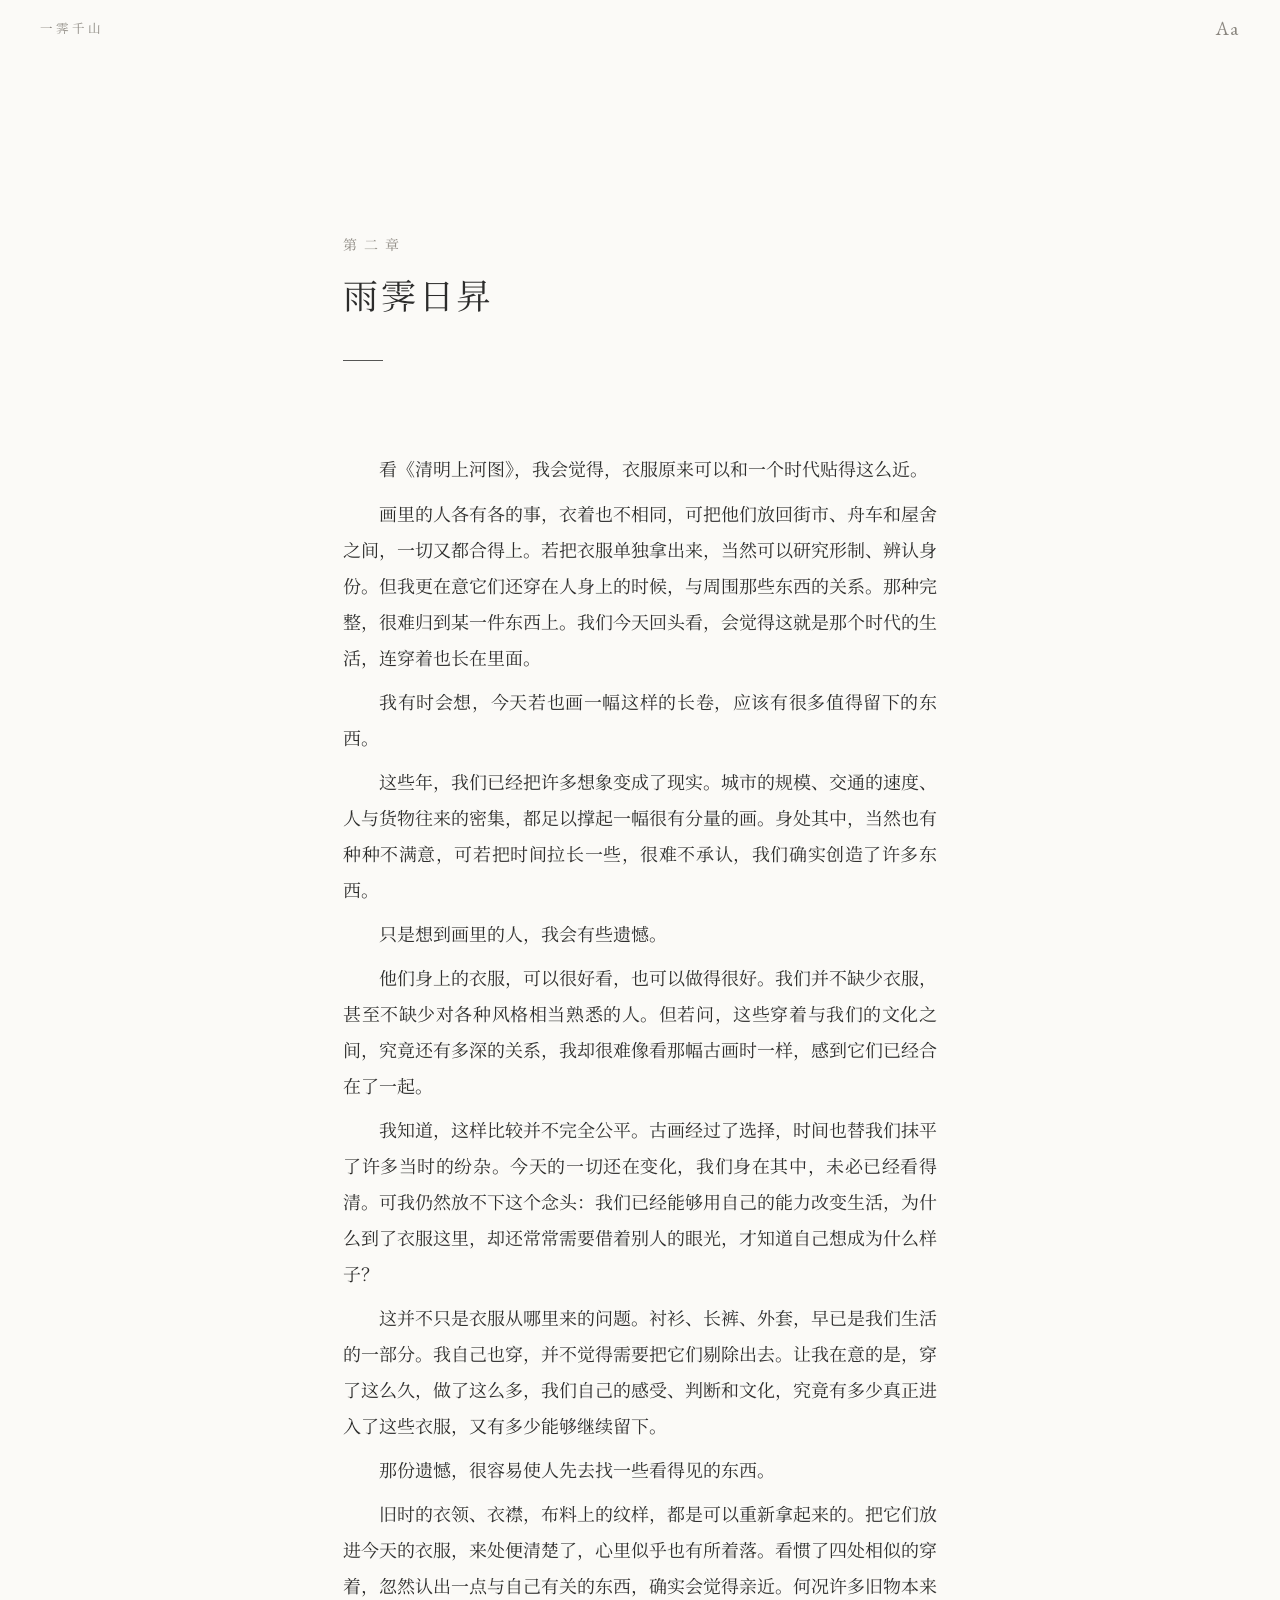
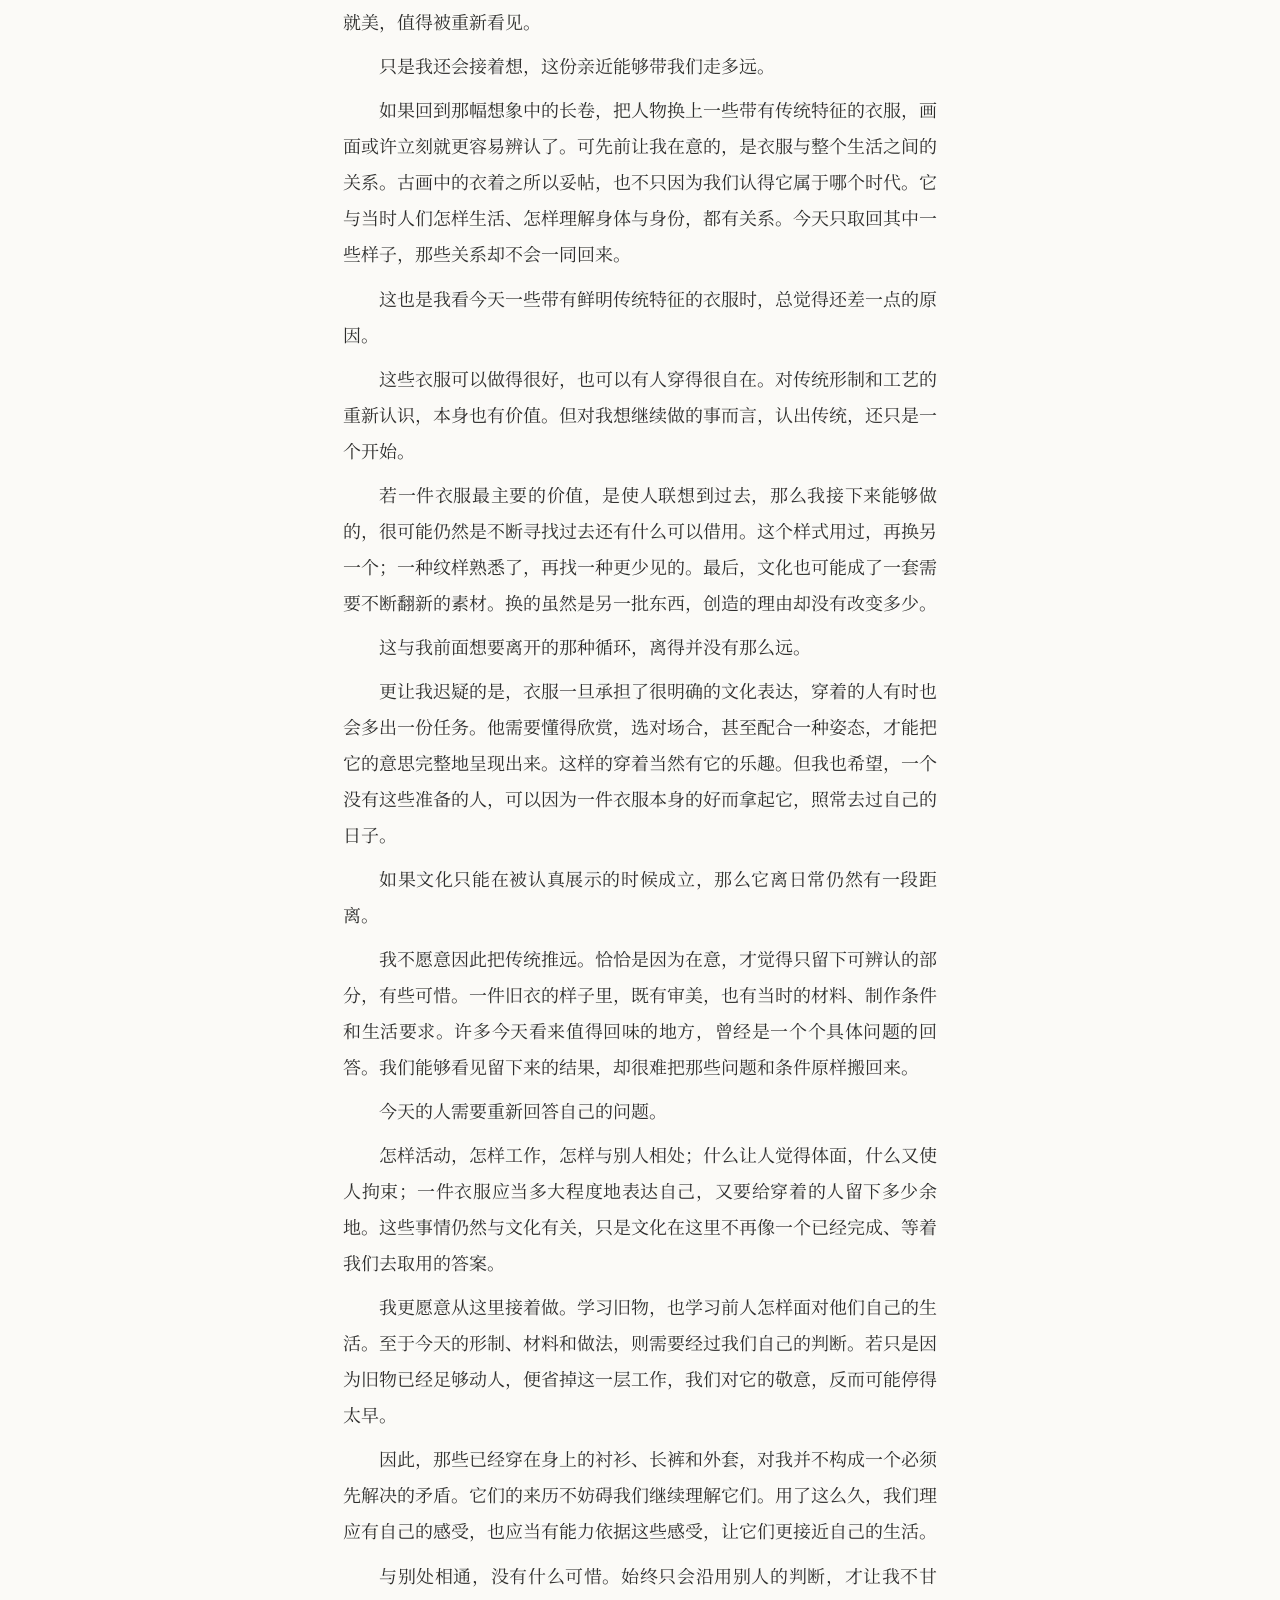
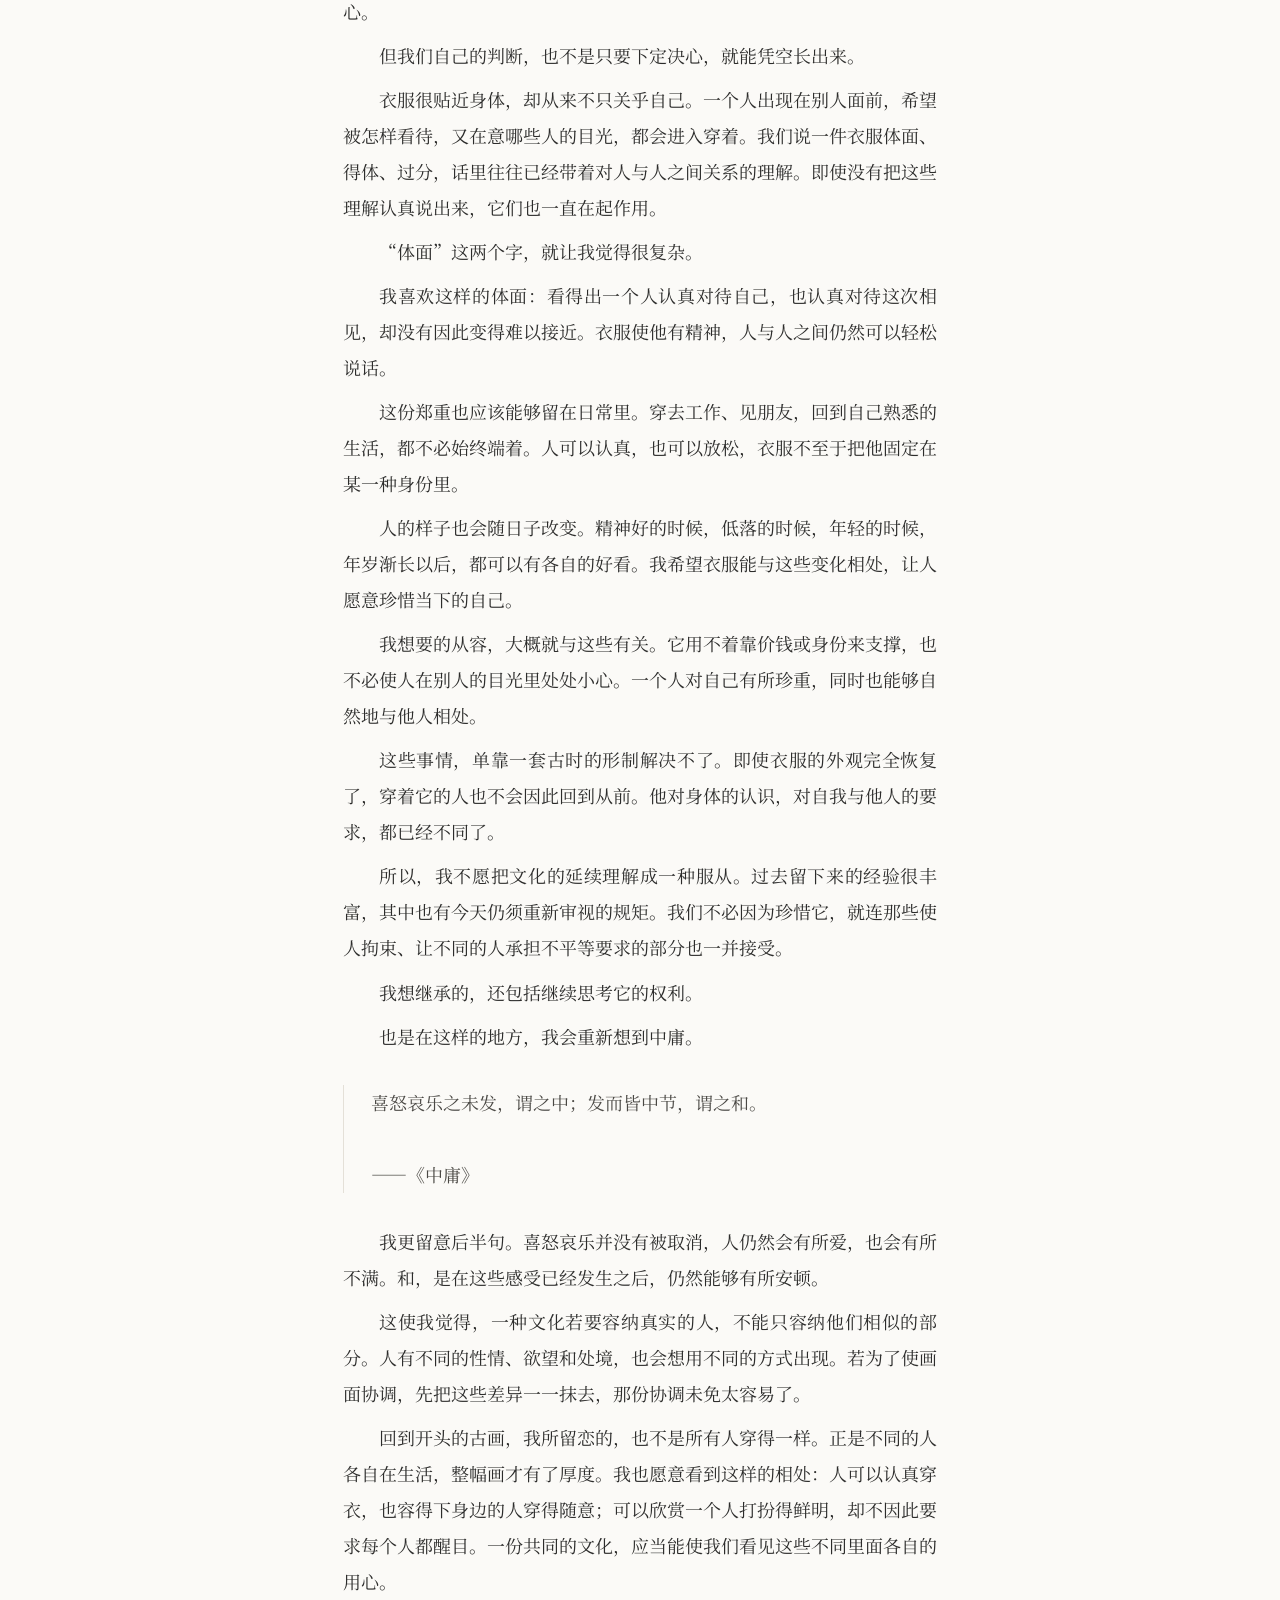
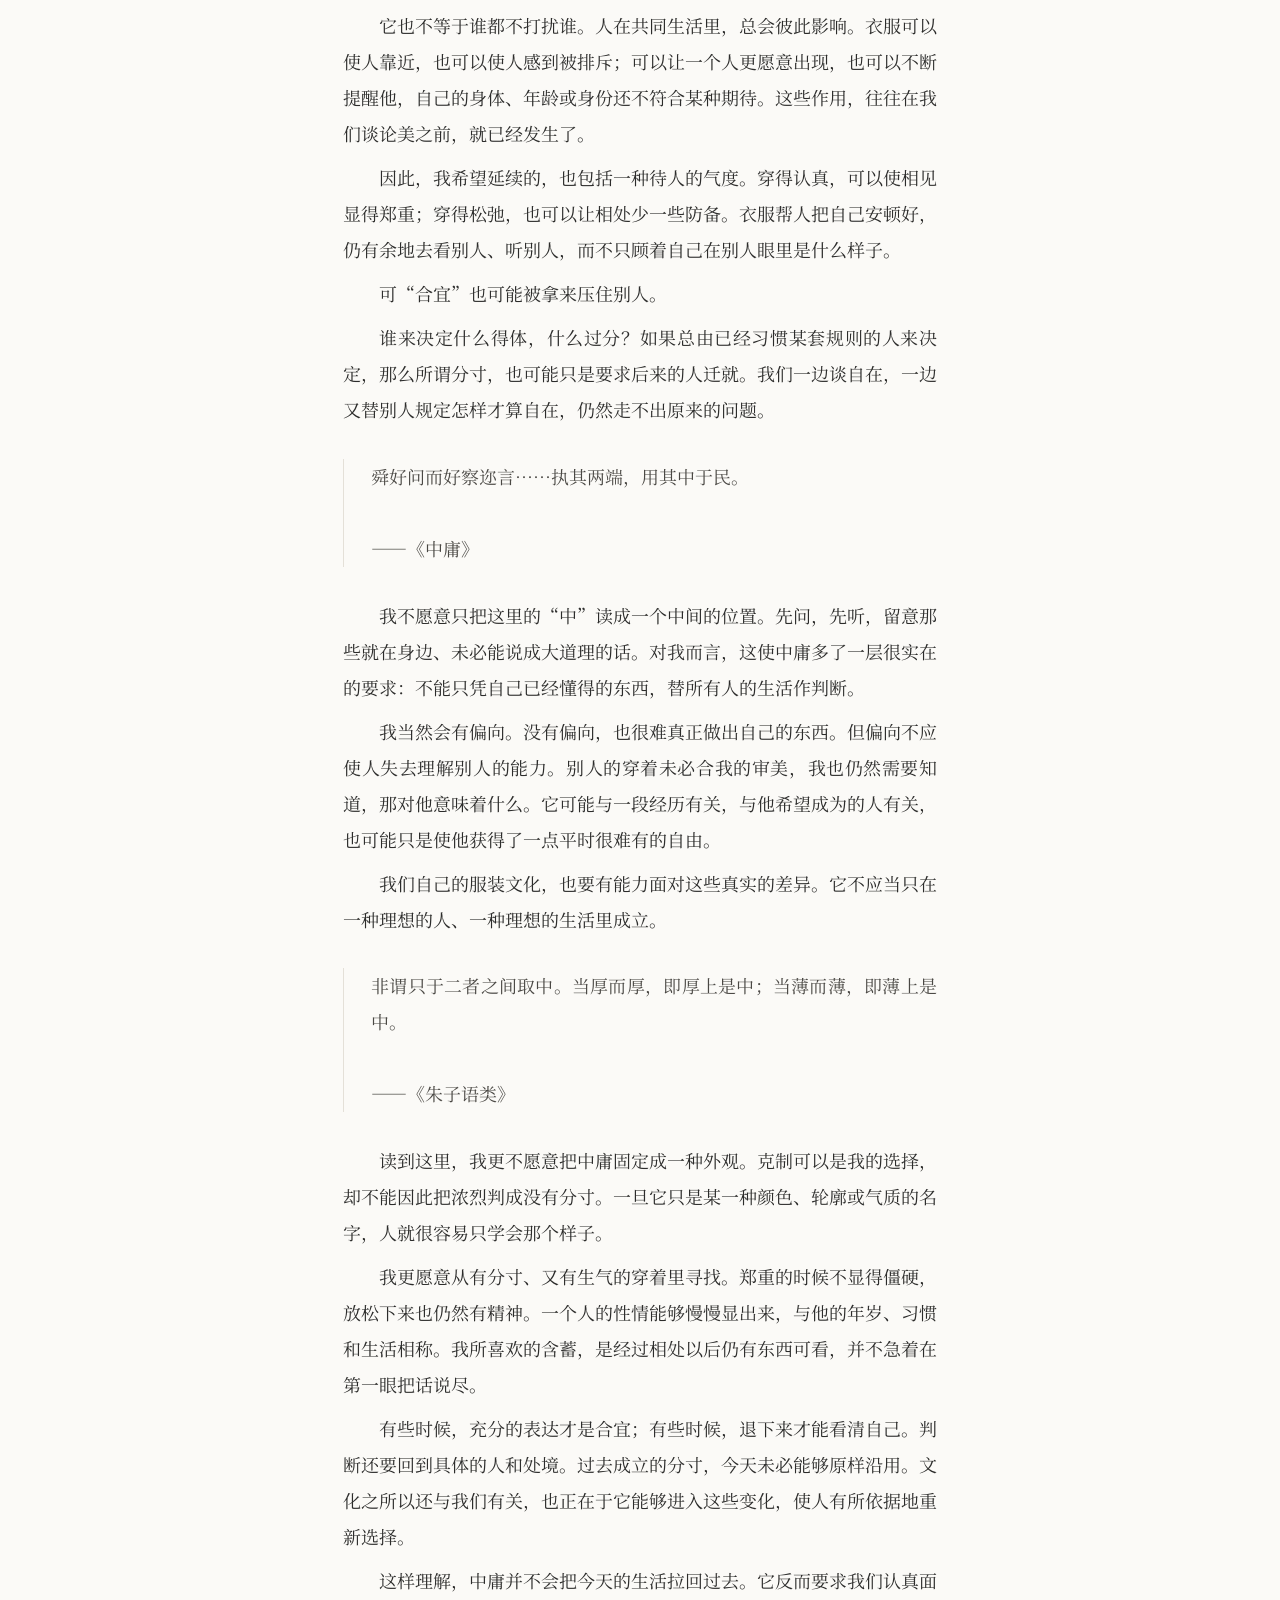
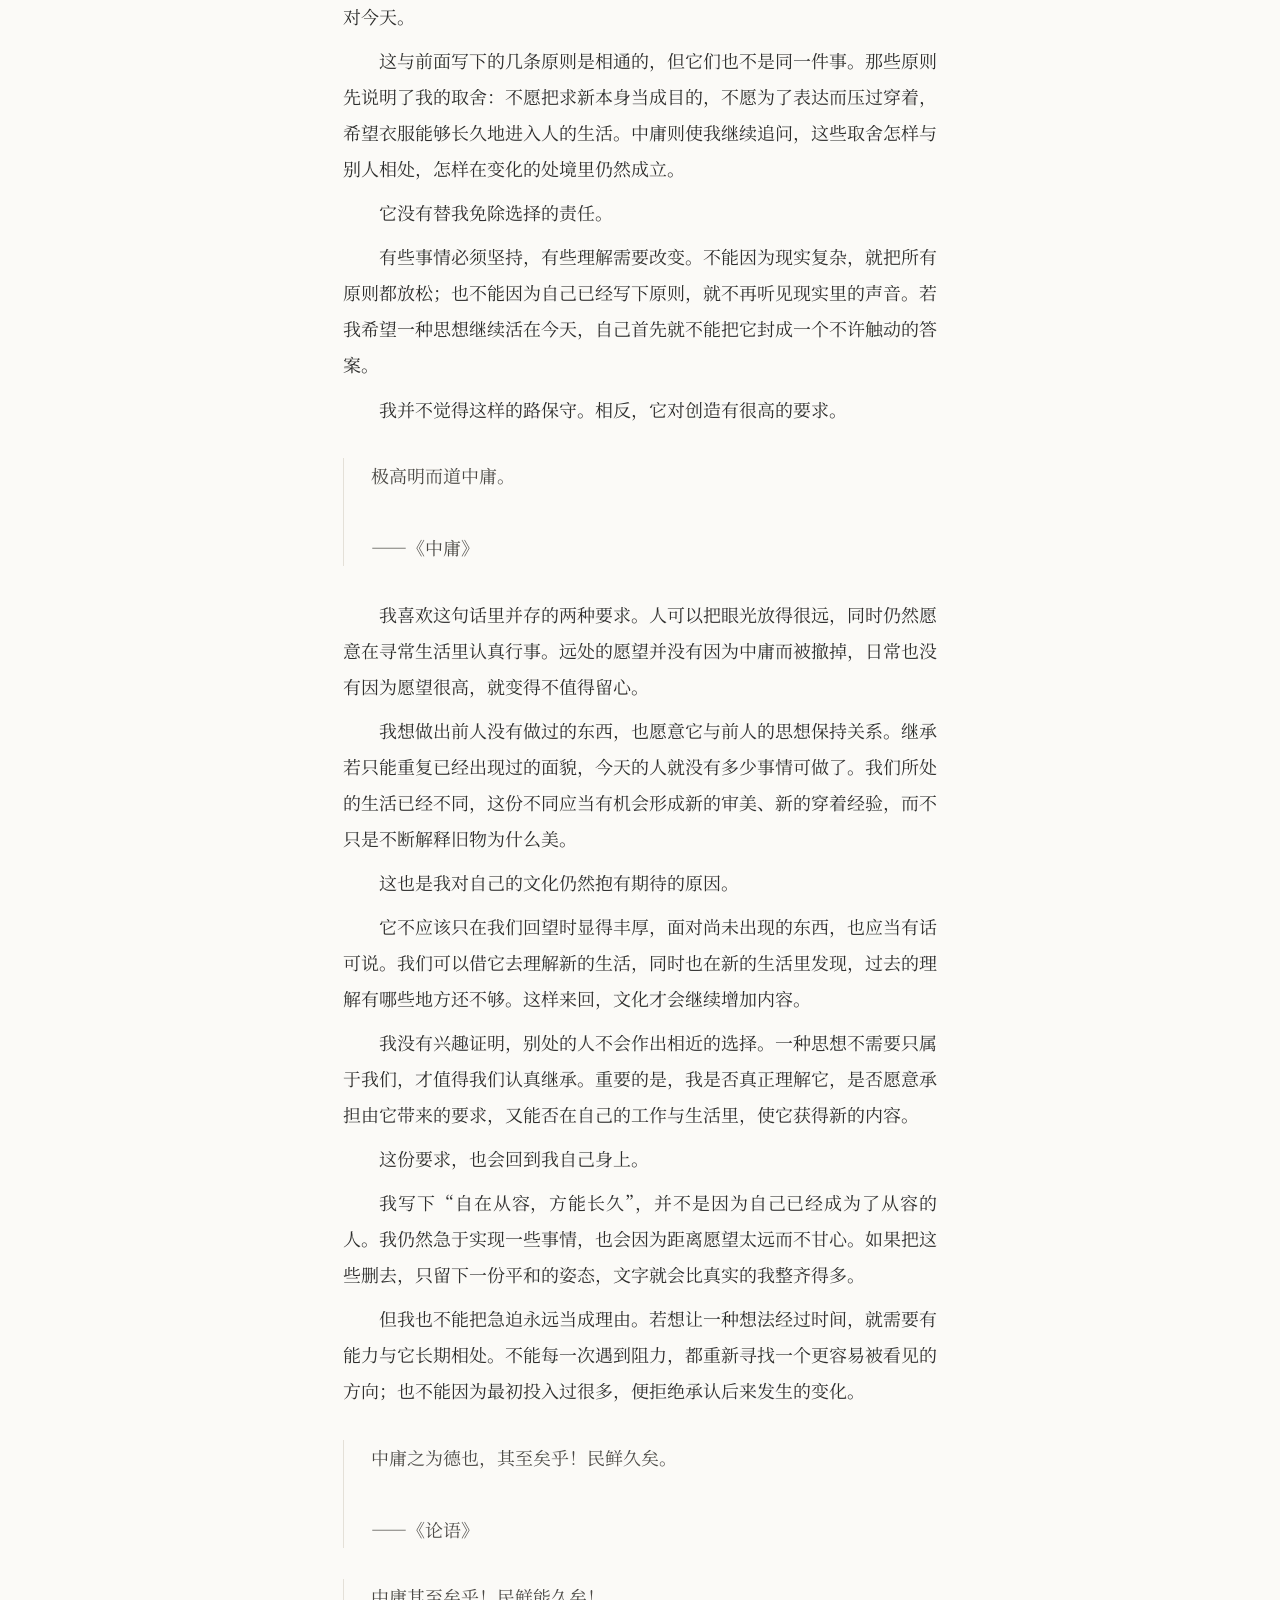
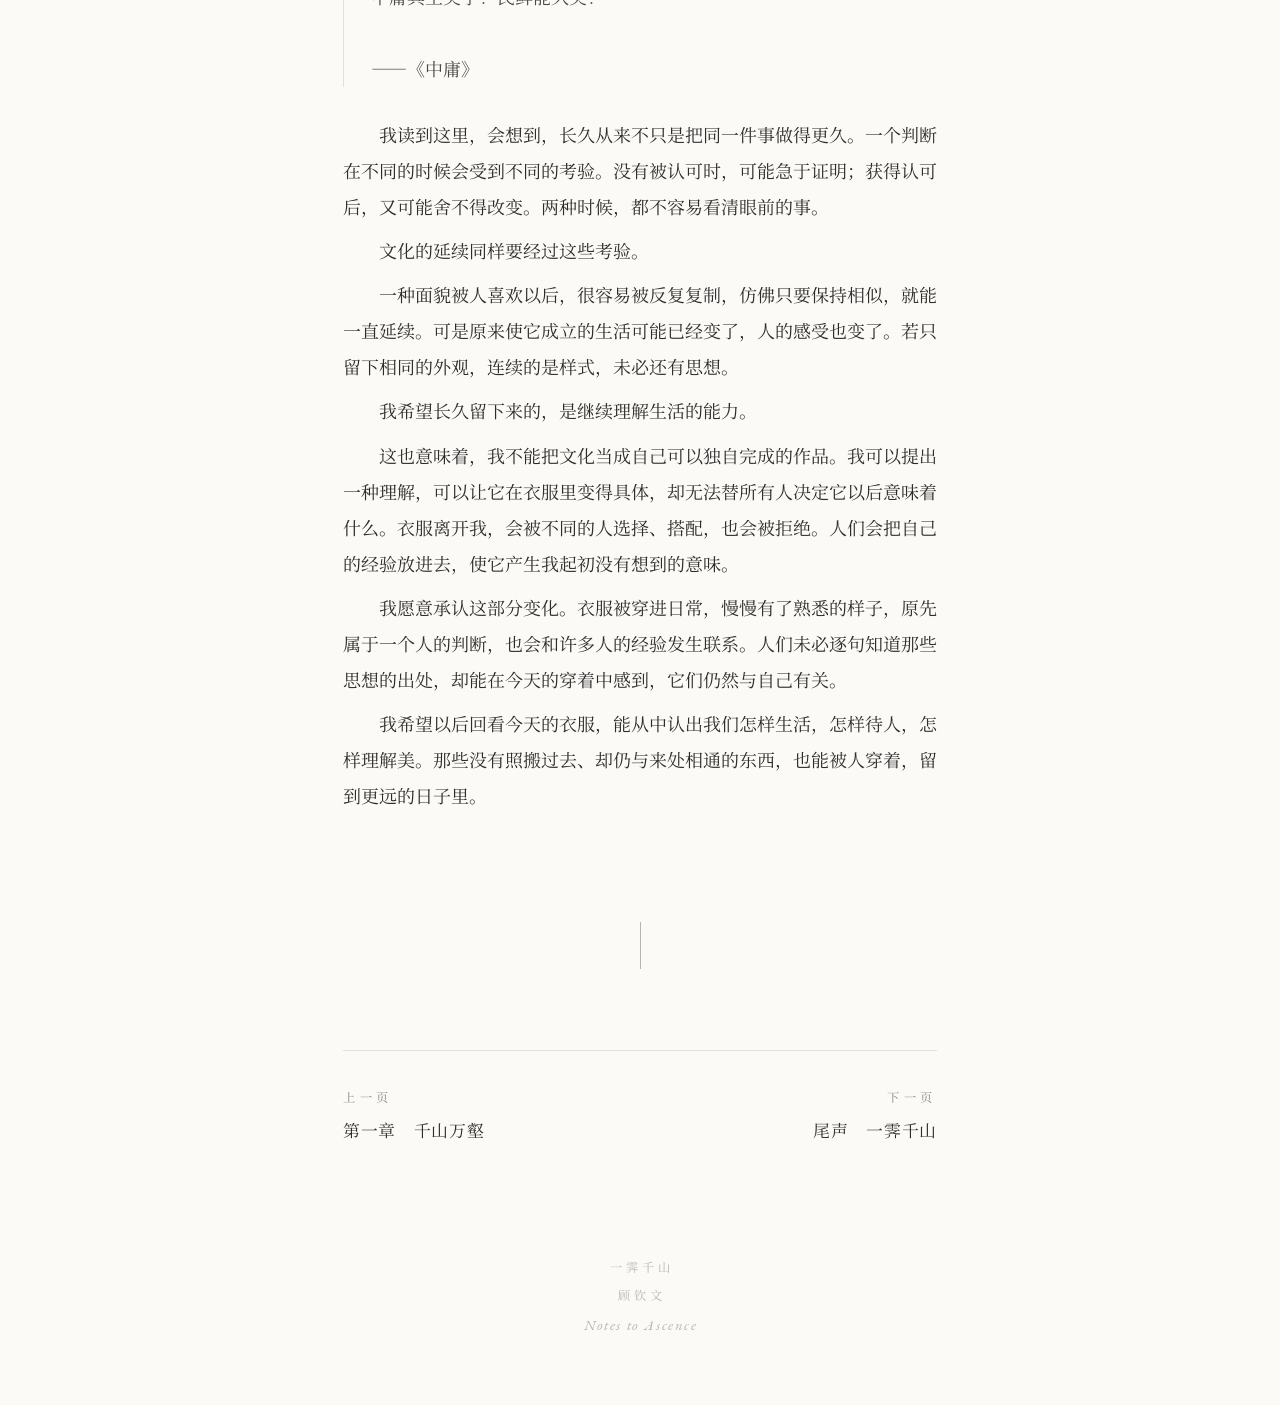
<file: chapter-2.html>
<!doctype html>
<html lang="zh-Hans">
<head>
<meta charset="utf-8">
<meta name="viewport" content="width=device-width, initial-scale=1, viewport-fit=cover">
<title>第二章　雨霁日昇 · 一霁千山</title>
<meta name="description" content="千山万壑，雨霁日昇，云自出岫。">
<meta name="author" content="顾钦文">
<meta name="theme-color" content="#FBFAF7">
<meta property="og:type" content="book">
<meta property="og:title" content="第二章　雨霁日昇 · 一霁千山">
<meta property="og:description" content="千山万壑，雨霁日昇，云自出岫。">
<meta property="og:image" content="https://guqinwen3g-netizen.github.io/notes-to-ascence/og.jpg">
<link rel="icon" href="favicon.svg" type="image/svg+xml">
<link rel="preload" href="fonts/serif-400.woff2" as="font" type="font/woff2" crossorigin>
<link rel="stylesheet" href="style.css?v=a1e6b9db">
<script>(function(){var d=document.documentElement;d.className+=' js';try{var t=localStorage.getItem('as-theme'),s=localStorage.getItem('as-size');if(t)d.setAttribute('data-theme',t);if(s)d.setAttribute('data-size',s);}catch(e){}})();</script>
</head>
<body class="reading k-chapter">
<div class="progress" aria-hidden="true"><i></i></div>
<header class="bar"><a class="bar-home" href="index.html#toc">一霁千山</a><span class="bar-now">第二章　雨霁日昇</span><button class="aa" type="button" aria-label="阅读设置">Aa</button></header>
<div class="panel" role="dialog" aria-label="阅读设置" hidden>
<div class="row"><span>字号</span><button type="button" data-size="-1" aria-label="缩小字号">A<small>－</small></button><button type="button" data-size="1" aria-label="放大字号">A<small>＋</small></button></div>
<div class="row"><span>底色</span><button type="button" data-theme="paper">纸</button><button type="button" data-theme="night">夜</button></div>
</div>
<main class="page">
<header class="opener"><div class="clabel">第二章</div><h1>雨霁日昇</h1><div class="rule"></div></header>
<article class="text">
<p>看《清明上河图》，我会觉得，衣服原来可以和一个时代贴得这么近。</p>
<p>画里的人各有各的事，衣着也不相同，可把他们放回街市、舟车和屋舍之间，一切又都合得上。若把衣服单独拿出来，当然可以研究形制、辨认身份。但我更在意它们还穿在人身上的时候，与周围那些东西的关系。那种完整，很难归到某一件东西上。我们今天回头看，会觉得这就是那个时代的生活，连穿着也长在里面。</p>
<p>我有时会想，今天若也画一幅这样的长卷，应该有很多值得留下的东西。</p>
<p>这些年，我们已经把许多想象变成了现实。城市的规模、交通的速度、人与货物往来的密集，都足以撑起一幅很有分量的画。身处其中，当然也有种种不满意，可若把时间拉长一些，很难不承认，我们确实创造了许多东西。</p>
<p>只是想到画里的人，我会有些遗憾。</p>
<p>他们身上的衣服，可以很好看，也可以做得很好。我们并不缺少衣服，甚至不缺少对各种风格相当熟悉的人。但若问，这些穿着与我们的文化之间，究竟还有多深的关系，我却很难像看那幅古画时一样，感到它们已经合在了一起。</p>
<p>我知道，这样比较并不完全公平。古画经过了选择，时间也替我们抹平了许多当时的纷杂。今天的一切还在变化，我们身在其中，未必已经看得清。可我仍然放不下这个念头：我们已经能够用自己的能力改变生活，为什么到了衣服这里，却还常常需要借着别人的眼光，才知道自己想成为什么样子？</p>
<p>这并不只是衣服从哪里来的问题。衬衫、长裤、外套，早已是我们生活的一部分。我自己也穿，并不觉得需要把它们剔除出去。让我在意的是，穿了这么久，做了这么多，我们自己的感受、判断和文化，究竟有多少真正进入了这些衣服，又有多少能够继续留下。</p>
<p>那份遗憾，很容易使人先去找一些看得见的东西。</p>
<p>旧时的衣领、衣襟，布料上的纹样，都是可以重新拿起来的。把它们放进今天的衣服，来处便清楚了，心里似乎也有所着落。看惯了四处相似的穿着，忽然认出一点与自己有关的东西，确实会觉得亲近。何况许多旧物本来就美，值得被重新看见。</p>
<p>只是我还会接着想，这份亲近能够带我们走多远。</p>
<p>如果回到那幅想象中的长卷，把人物换上一些带有传统特征的衣服，画面或许立刻就更容易辨认了。可先前让我在意的，是衣服与整个生活之间的关系。古画中的衣着之所以妥帖，也不只因为我们认得它属于哪个时代。它与当时人们怎样生活、怎样理解身体与身份，都有关系。今天只取回其中一些样子，那些关系却不会一同回来。</p>
<p>这也是我看今天一些带有鲜明传统特征的衣服时，总觉得还差一点的原因。</p>
<p>这些衣服可以做得很好，也可以有人穿得很自在。对传统形制和工艺的重新认识，本身也有价值。但对我想继续做的事而言，认出传统，还只是一个开始。</p>
<p>若一件衣服最主要的价值，是使人联想到过去，那么我接下来能够做的，很可能仍然是不断寻找过去还有什么可以借用。这个样式用过，再换另一个；一种纹样熟悉了，再找一种更少见的。最后，文化也可能成了一套需要不断翻新的素材。换的虽然是另一批东西，创造的理由却没有改变多少。</p>
<p>这与我前面想要离开的那种循环，离得并没有那么远。</p>
<p>更让我迟疑的是，衣服一旦承担了很明确的文化表达，穿着的人有时也会多出一份任务。他需要懂得欣赏，选对场合，甚至配合一种姿态，才能把它的意思完整地呈现出来。这样的穿着当然有它的乐趣。但我也希望，一个没有这些准备的人，可以因为一件衣服本身的好而拿起它，照常去过自己的日子。</p>
<p>如果文化只能在被认真展示的时候成立，那么它离日常仍然有一段距离。</p>
<p>我不愿意因此把传统推远。恰恰是因为在意，才觉得只留下可辨认的部分，有些可惜。一件旧衣的样子里，既有审美，也有当时的材料、制作条件和生活要求。许多今天看来值得回味的地方，曾经是一个个具体问题的回答。我们能够看见留下来的结果，却很难把那些问题和条件原样搬回来。</p>
<p>今天的人需要重新回答自己的问题。</p>
<p>怎样活动，怎样工作，怎样与别人相处；什么让人觉得体面，什么又使人拘束；一件衣服应当多大程度地表达自己，又要给穿着的人留下多少余地。这些事情仍然与文化有关，只是文化在这里不再像一个已经完成、等着我们去取用的答案。</p>
<p>我更愿意从这里接着做。学习旧物，也学习前人怎样面对他们自己的生活。至于今天的形制、材料和做法，则需要经过我们自己的判断。若只是因为旧物已经足够动人，便省掉这一层工作，我们对它的敬意，反而可能停得太早。</p>
<p>因此，那些已经穿在身上的衬衫、长裤和外套，对我并不构成一个必须先解决的矛盾。它们的来历不妨碍我们继续理解它们。用了这么久，我们理应有自己的感受，也应当有能力依据这些感受，让它们更接近自己的生活。</p>
<p>与别处相通，没有什么可惜。始终只会沿用别人的判断，才让我不甘心。</p>
<p>但我们自己的判断，也不是只要下定决心，就能凭空长出来。</p>
<p>衣服很贴近身体，却从来不只关乎自己。一个人出现在别人面前，希望被怎样看待，又在意哪些人的目光，都会进入穿着。我们说一件衣服体面、得体、过分，话里往往已经带着对人与人之间关系的理解。即使没有把这些理解认真说出来，它们也一直在起作用。</p>
<p>“体面”这两个字，就让我觉得很复杂。</p>
<p>我喜欢这样的体面：看得出一个人认真对待自己，也认真对待这次相见，却没有因此变得难以接近。衣服使他有精神，人与人之间仍然可以轻松说话。</p>
<p>这份郑重也应该能够留在日常里。穿去工作、见朋友，回到自己熟悉的生活，都不必始终端着。人可以认真，也可以放松，衣服不至于把他固定在某一种身份里。</p>
<p>人的样子也会随日子改变。精神好的时候，低落的时候，年轻的时候，年岁渐长以后，都可以有各自的好看。我希望衣服能与这些变化相处，让人愿意珍惜当下的自己。</p>
<p>我想要的从容，大概就与这些有关。它用不着靠价钱或身份来支撑，也不必使人在别人的目光里处处小心。一个人对自己有所珍重，同时也能够自然地与他人相处。</p>
<p>这些事情，单靠一套古时的形制解决不了。即使衣服的外观完全恢复了，穿着它的人也不会因此回到从前。他对身体的认识，对自我与他人的要求，都已经不同了。</p>
<p>所以，我不愿把文化的延续理解成一种服从。过去留下来的经验很丰富，其中也有今天仍须重新审视的规矩。我们不必因为珍惜它，就连那些使人拘束、让不同的人承担不平等要求的部分也一并接受。</p>
<p>我想继承的，还包括继续思考它的权利。</p>
<p>也是在这样的地方，我会重新想到中庸。</p>
<blockquote><p>喜怒哀乐之未发，谓之中；发而皆中节，谓之和。<br><br>——《中庸》</p></blockquote>
<p>我更留意后半句。喜怒哀乐并没有被取消，人仍然会有所爱，也会有所不满。和，是在这些感受已经发生之后，仍然能够有所安顿。</p>
<p>这使我觉得，一种文化若要容纳真实的人，不能只容纳他们相似的部分。人有不同的性情、欲望和处境，也会想用不同的方式出现。若为了使画面协调，先把这些差异一一抹去，那份协调未免太容易了。</p>
<p>回到开头的古画，我所留恋的，也不是所有人穿得一样。正是不同的人各自在生活，整幅画才有了厚度。我也愿意看到这样的相处：人可以认真穿衣，也容得下身边的人穿得随意；可以欣赏一个人打扮得鲜明，却不因此要求每个人都醒目。一份共同的文化，应当能使我们看见这些不同里面各自的用心。</p>
<p>它也不等于谁都不打扰谁。人在共同生活里，总会彼此影响。衣服可以使人靠近，也可以使人感到被排斥；可以让一个人更愿意出现，也可以不断提醒他，自己的身体、年龄或身份还不符合某种期待。这些作用，往往在我们谈论美之前，就已经发生了。</p>
<p>因此，我希望延续的，也包括一种待人的气度。穿得认真，可以使相见显得郑重；穿得松弛，也可以让相处少一些防备。衣服帮人把自己安顿好，仍有余地去看别人、听别人，而不只顾着自己在别人眼里是什么样子。</p>
<p>可“合宜”也可能被拿来压住别人。</p>
<p>谁来决定什么得体，什么过分？如果总由已经习惯某套规则的人来决定，那么所谓分寸，也可能只是要求后来的人迁就。我们一边谈自在，一边又替别人规定怎样才算自在，仍然走不出原来的问题。</p>
<blockquote><p>舜好问而好察迩言……执其两端，用其中于民。<br><br>——《中庸》</p></blockquote>
<p>我不愿意只把这里的“中”读成一个中间的位置。先问，先听，留意那些就在身边、未必能说成大道理的话。对我而言，这使中庸多了一层很实在的要求：不能只凭自己已经懂得的东西，替所有人的生活作判断。</p>
<p>我当然会有偏向。没有偏向，也很难真正做出自己的东西。但偏向不应使人失去理解别人的能力。别人的穿着未必合我的审美，我也仍然需要知道，那对他意味着什么。它可能与一段经历有关，与他希望成为的人有关，也可能只是使他获得了一点平时很难有的自由。</p>
<p>我们自己的服装文化，也要有能力面对这些真实的差异。它不应当只在一种理想的人、一种理想的生活里成立。</p>
<blockquote><p>非谓只于二者之间取中。当厚而厚，即厚上是中；当薄而薄，即薄上是中。<br><br>——《朱子语类》</p></blockquote>
<p>读到这里，我更不愿意把中庸固定成一种外观。克制可以是我的选择，却不能因此把浓烈判成没有分寸。一旦它只是某一种颜色、轮廓或气质的名字，人就很容易只学会那个样子。</p>
<p>我更愿意从有分寸、又有生气的穿着里寻找。郑重的时候不显得僵硬，放松下来也仍然有精神。一个人的性情能够慢慢显出来，与他的年岁、习惯和生活相称。我所喜欢的含蓄，是经过相处以后仍有东西可看，并不急着在第一眼把话说尽。</p>
<p>有些时候，充分的表达才是合宜；有些时候，退下来才能看清自己。判断还要回到具体的人和处境。过去成立的分寸，今天未必能够原样沿用。文化之所以还与我们有关，也正在于它能够进入这些变化，使人有所依据地重新选择。</p>
<p>这样理解，中庸并不会把今天的生活拉回过去。它反而要求我们认真面对今天。</p>
<p>这与前面写下的几条原则是相通的，但它们也不是同一件事。那些原则先说明了我的取舍：不愿把求新本身当成目的，不愿为了表达而压过穿着，希望衣服能够长久地进入人的生活。中庸则使我继续追问，这些取舍怎样与别人相处，怎样在变化的处境里仍然成立。</p>
<p>它没有替我免除选择的责任。</p>
<p>有些事情必须坚持，有些理解需要改变。不能因为现实复杂，就把所有原则都放松；也不能因为自己已经写下原则，就不再听见现实里的声音。若我希望一种思想继续活在今天，自己首先就不能把它封成一个不许触动的答案。</p>
<p>我并不觉得这样的路保守。相反，它对创造有很高的要求。</p>
<blockquote><p>极高明而道中庸。<br><br>——《中庸》</p></blockquote>
<p>我喜欢这句话里并存的两种要求。人可以把眼光放得很远，同时仍然愿意在寻常生活里认真行事。远处的愿望并没有因为中庸而被撤掉，日常也没有因为愿望很高，就变得不值得留心。</p>
<p>我想做出前人没有做过的东西，也愿意它与前人的思想保持关系。继承若只能重复已经出现过的面貌，今天的人就没有多少事情可做了。我们所处的生活已经不同，这份不同应当有机会形成新的审美、新的穿着经验，而不只是不断解释旧物为什么美。</p>
<p>这也是我对自己的文化仍然抱有期待的原因。</p>
<p>它不应该只在我们回望时显得丰厚，面对尚未出现的东西，也应当有话可说。我们可以借它去理解新的生活，同时也在新的生活里发现，过去的理解有哪些地方还不够。这样来回，文化才会继续增加内容。</p>
<p>我没有兴趣证明，别处的人不会作出相近的选择。一种思想不需要只属于我们，才值得我们认真继承。重要的是，我是否真正理解它，是否愿意承担由它带来的要求，又能否在自己的工作与生活里，使它获得新的内容。</p>
<p>这份要求，也会回到我自己身上。</p>
<p>我写下“自在从容，方能长久”，并不是因为自己已经成为了从容的人。我仍然急于实现一些事情，也会因为距离愿望太远而不甘心。如果把这些删去，只留下一份平和的姿态，文字就会比真实的我整齐得多。</p>
<p>但我也不能把急迫永远当成理由。若想让一种想法经过时间，就需要有能力与它长期相处。不能每一次遇到阻力，都重新寻找一个更容易被看见的方向；也不能因为最初投入过很多，便拒绝承认后来发生的变化。</p>
<blockquote><p>中庸之为德也，其至矣乎！民鲜久矣。<br><br>——《论语》</p></blockquote>
<blockquote><p>中庸其至矣乎！民鲜能久矣！<br><br>——《中庸》</p></blockquote>
<p>我读到这里，会想到，长久从来不只是把同一件事做得更久。一个判断在不同的时候会受到不同的考验。没有被认可时，可能急于证明；获得认可后，又可能舍不得改变。两种时候，都不容易看清眼前的事。</p>
<p>文化的延续同样要经过这些考验。</p>
<p>一种面貌被人喜欢以后，很容易被反复复制，仿佛只要保持相似，就能一直延续。可是原来使它成立的生活可能已经变了，人的感受也变了。若只留下相同的外观，连续的是样式，未必还有思想。</p>
<p>我希望长久留下来的，是继续理解生活的能力。</p>
<p>这也意味着，我不能把文化当成自己可以独自完成的作品。我可以提出一种理解，可以让它在衣服里变得具体，却无法替所有人决定它以后意味着什么。衣服离开我，会被不同的人选择、搭配，也会被拒绝。人们会把自己的经验放进去，使它产生我起初没有想到的意味。</p>
<p>我愿意承认这部分变化。衣服被穿进日常，慢慢有了熟悉的样子，原先属于一个人的判断，也会和许多人的经验发生联系。人们未必逐句知道那些思想的出处，却能在今天的穿着中感到，它们仍然与自己有关。</p>
<p>我希望以后回看今天的衣服，能从中认出我们怎样生活，怎样待人，怎样理解美。那些没有照搬过去、却仍与来处相通的东西，也能被人穿着，留到更远的日子里。</p>
</article>
<div class="fin" aria-hidden="true"></div>
<nav class="turn"><a class="prev" href="chapter-1.html" rel="prev"><small>上一页</small><span>第一章　千山万壑</span></a><a class="next" href="coda.html" rel="next"><small>下一页</small><span>尾声　一霁千山</span></a></nav>
</main>
<footer class="colophon"><div>一霁千山</div><div>顾钦文</div><div class="en">Notes to Ascence</div></footer>
<script src="reader.js" defer></script>
</body>
</html>
</file>
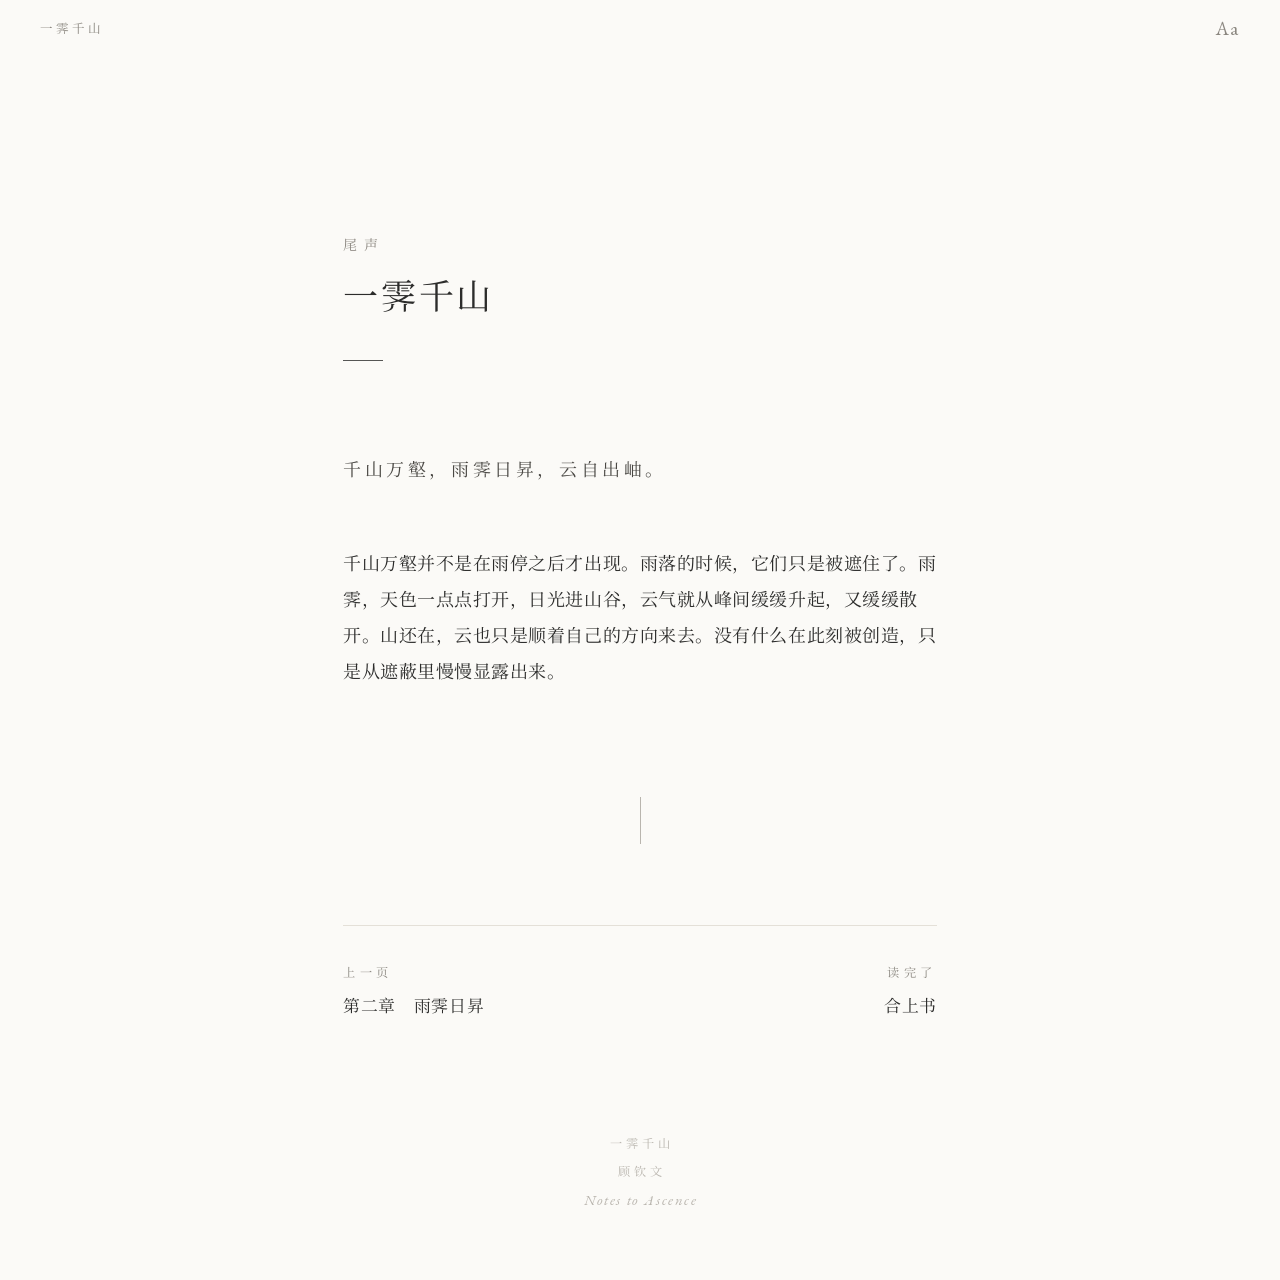
<file: coda.html>
<!doctype html>
<html lang="zh-Hans">
<head>
<meta charset="utf-8">
<meta name="viewport" content="width=device-width, initial-scale=1, viewport-fit=cover">
<title>尾声　一霁千山 · 一霁千山</title>
<meta name="description" content="千山万壑，雨霁日昇，云自出岫。">
<meta name="author" content="顾钦文">
<meta name="theme-color" content="#FBFAF7">
<meta property="og:type" content="book">
<meta property="og:title" content="尾声　一霁千山 · 一霁千山">
<meta property="og:description" content="千山万壑，雨霁日昇，云自出岫。">
<meta property="og:image" content="https://guqinwen3g-netizen.github.io/notes-to-ascence/og.jpg">
<link rel="icon" href="favicon.svg" type="image/svg+xml">
<link rel="preload" href="fonts/serif-400.woff2" as="font" type="font/woff2" crossorigin>
<link rel="stylesheet" href="style.css?v=a1e6b9db">
<script>(function(){var d=document.documentElement;d.className+=' js';try{var t=localStorage.getItem('as-theme'),s=localStorage.getItem('as-size');if(t)d.setAttribute('data-theme',t);if(s)d.setAttribute('data-size',s);}catch(e){}})();</script>
</head>
<body class="reading k-coda">
<div class="progress" aria-hidden="true"><i></i></div>
<header class="bar"><a class="bar-home" href="index.html#toc">一霁千山</a><span class="bar-now">尾声　一霁千山</span><button class="aa" type="button" aria-label="阅读设置">Aa</button></header>
<div class="panel" role="dialog" aria-label="阅读设置" hidden>
<div class="row"><span>字号</span><button type="button" data-size="-1" aria-label="缩小字号">A<small>－</small></button><button type="button" data-size="1" aria-label="放大字号">A<small>＋</small></button></div>
<div class="row"><span>底色</span><button type="button" data-theme="paper">纸</button><button type="button" data-theme="night">夜</button></div>
</div>
<main class="page">
<header class="opener"><div class="clabel">尾声</div><h1>一霁千山</h1><div class="rule"></div></header>
<article class="text">
<p class="verse">千山万壑，雨霁日昇，云自出岫。</p>
<p>千山万壑并不是在雨停之后才出现。雨落的时候，它们只是被遮住了。雨霁，天色一点点打开，日光进山谷，云气就从峰间缓缓升起，又缓缓散开。山还在，云也只是顺着自己的方向来去。没有什么在此刻被创造，只是从遮蔽里慢慢显露出来。</p>
</article>
<div class="fin" aria-hidden="true"></div>
<nav class="turn"><a class="prev" href="chapter-2.html" rel="prev"><small>上一页</small><span>第二章　雨霁日昇</span></a><a class="next" href="index.html" rel="next"><small>读完了</small><span>合上书</span></a></nav>
</main>
<footer class="colophon"><div>一霁千山</div><div>顾钦文</div><div class="en">Notes to Ascence</div></footer>
<script src="reader.js" defer></script>
</body>
</html>
</file>
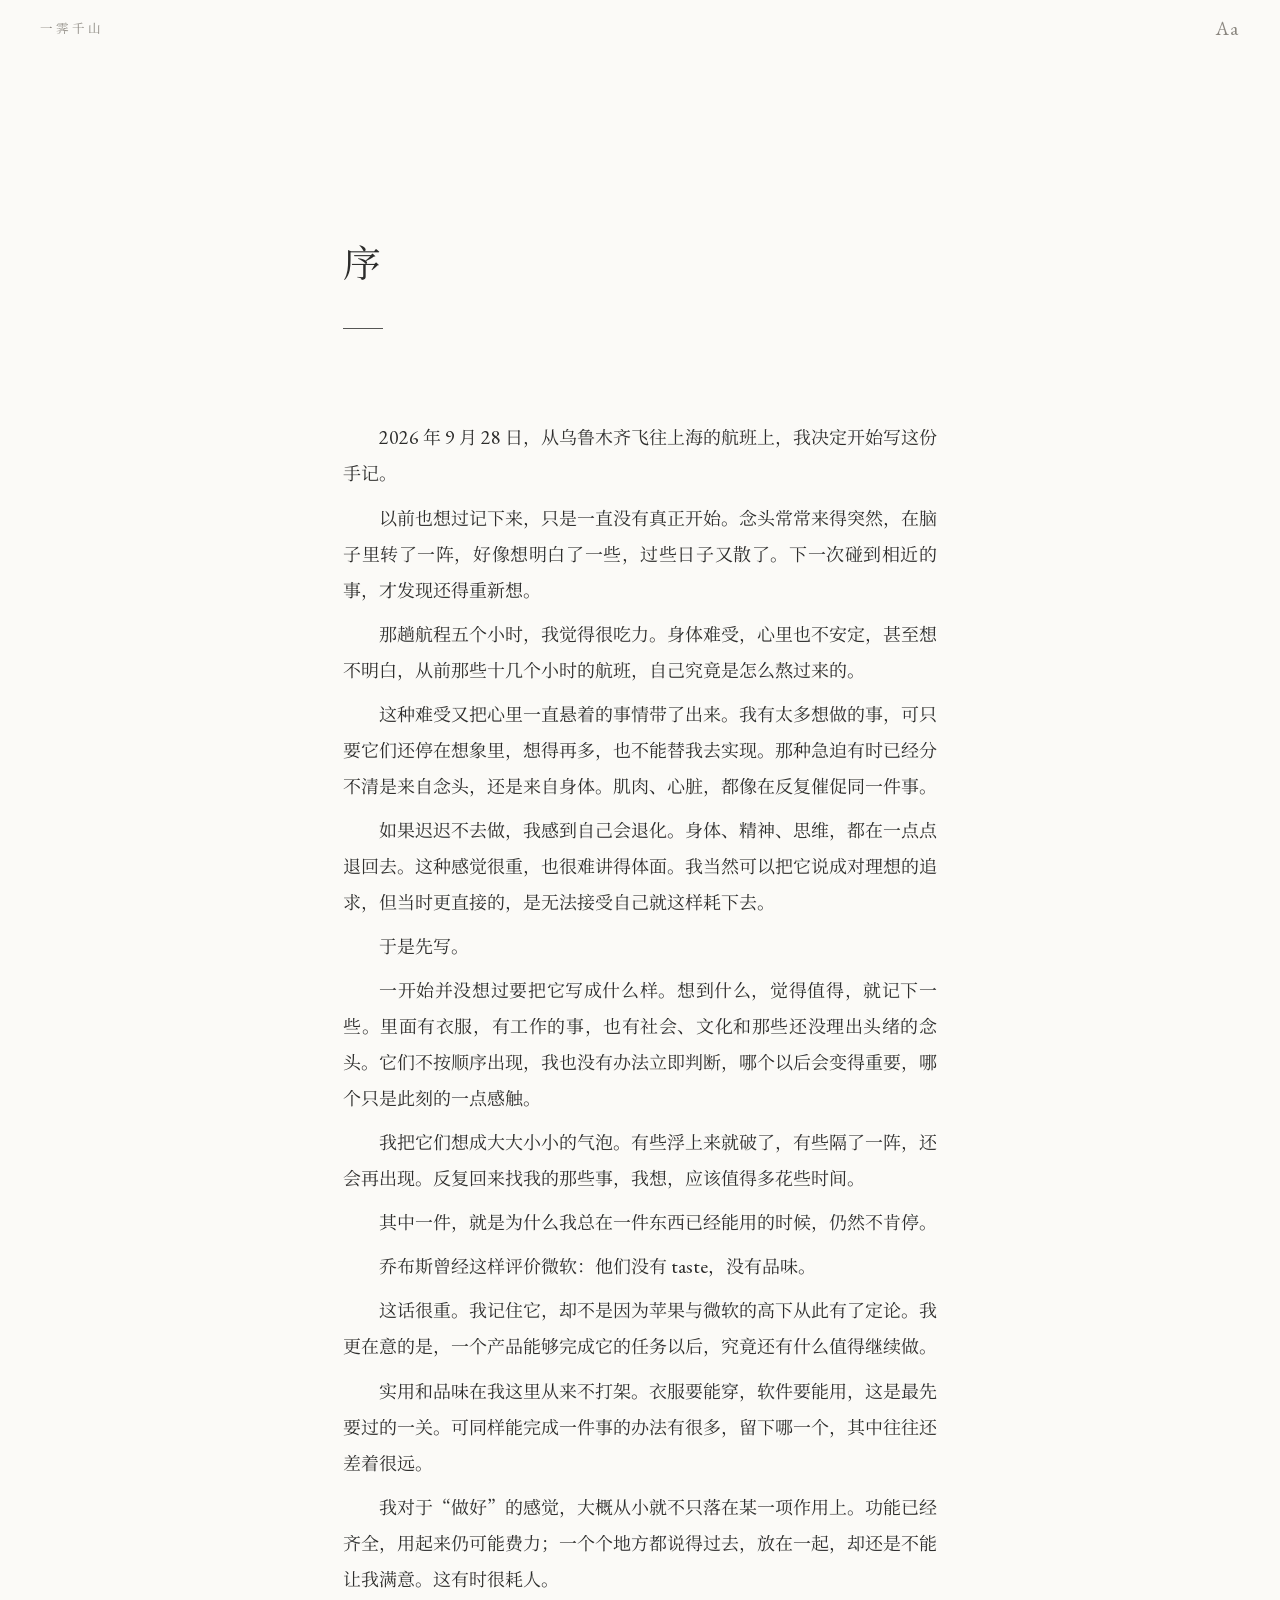
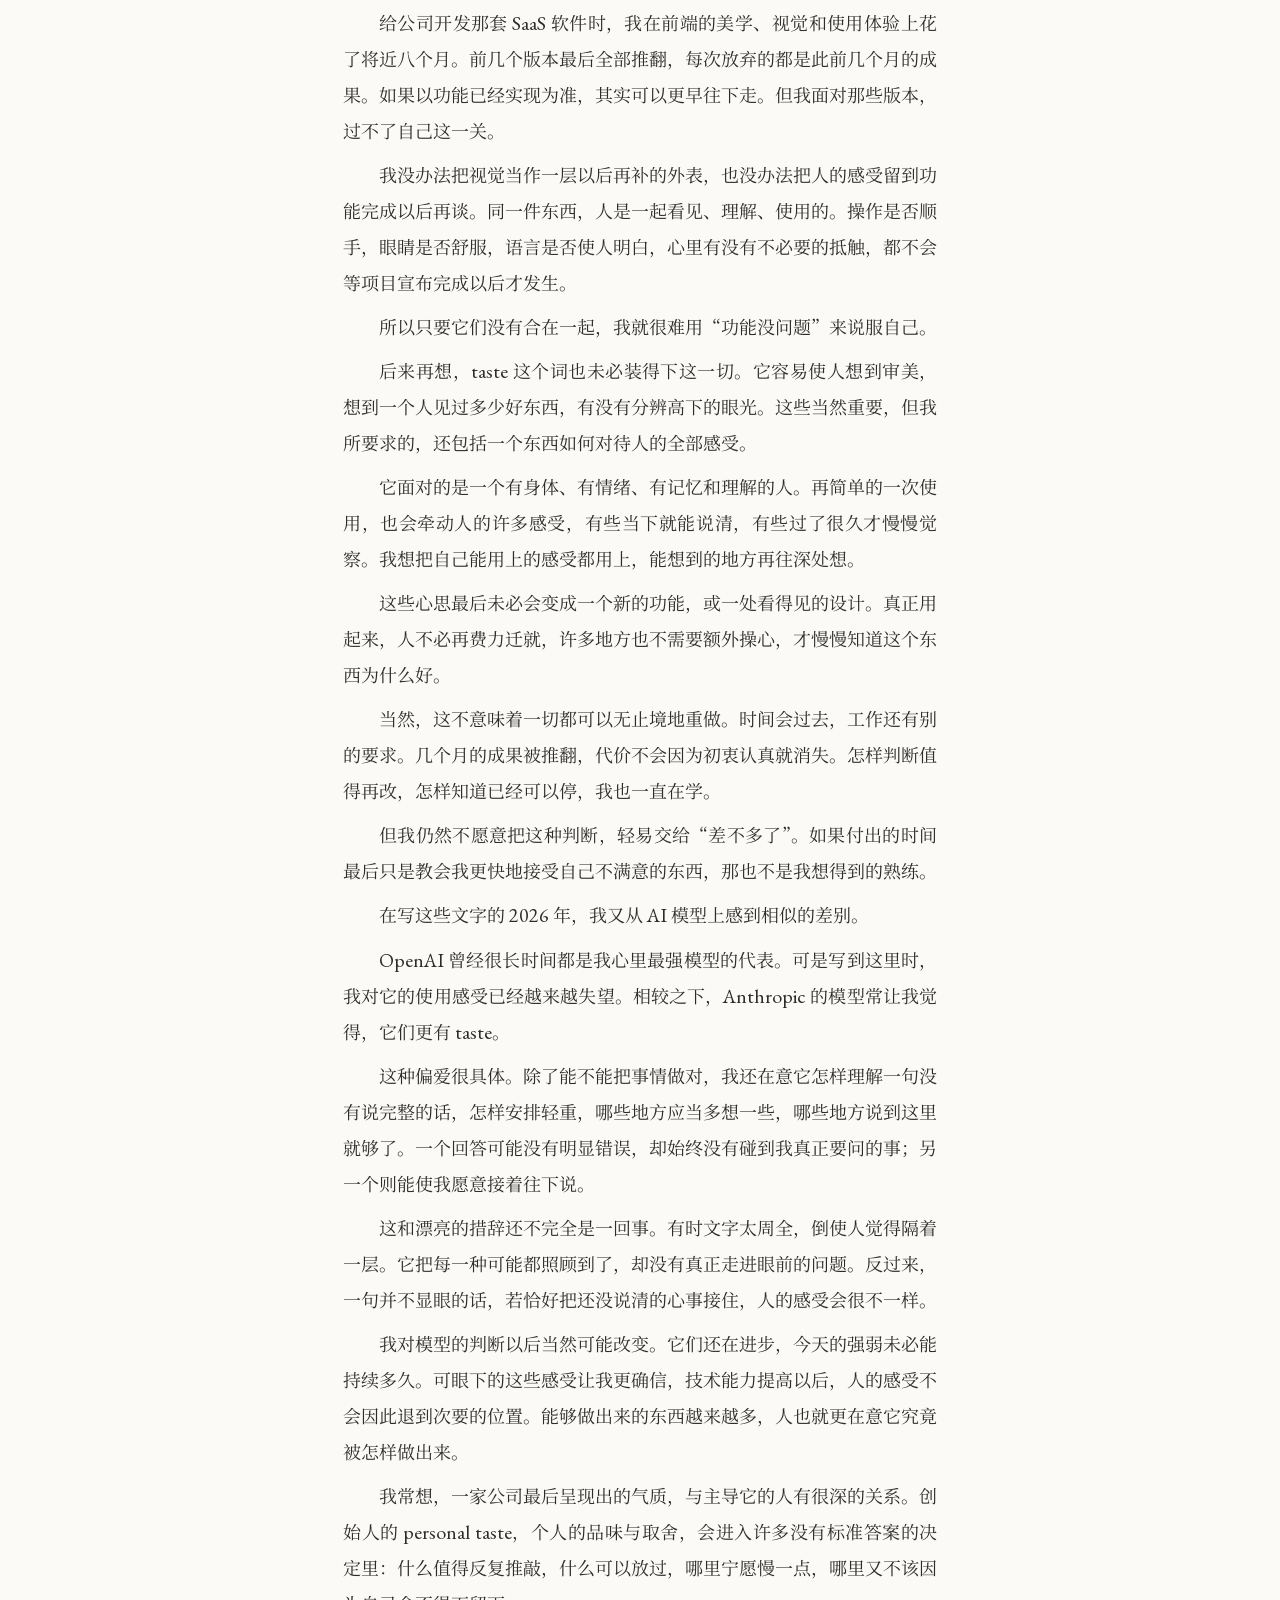
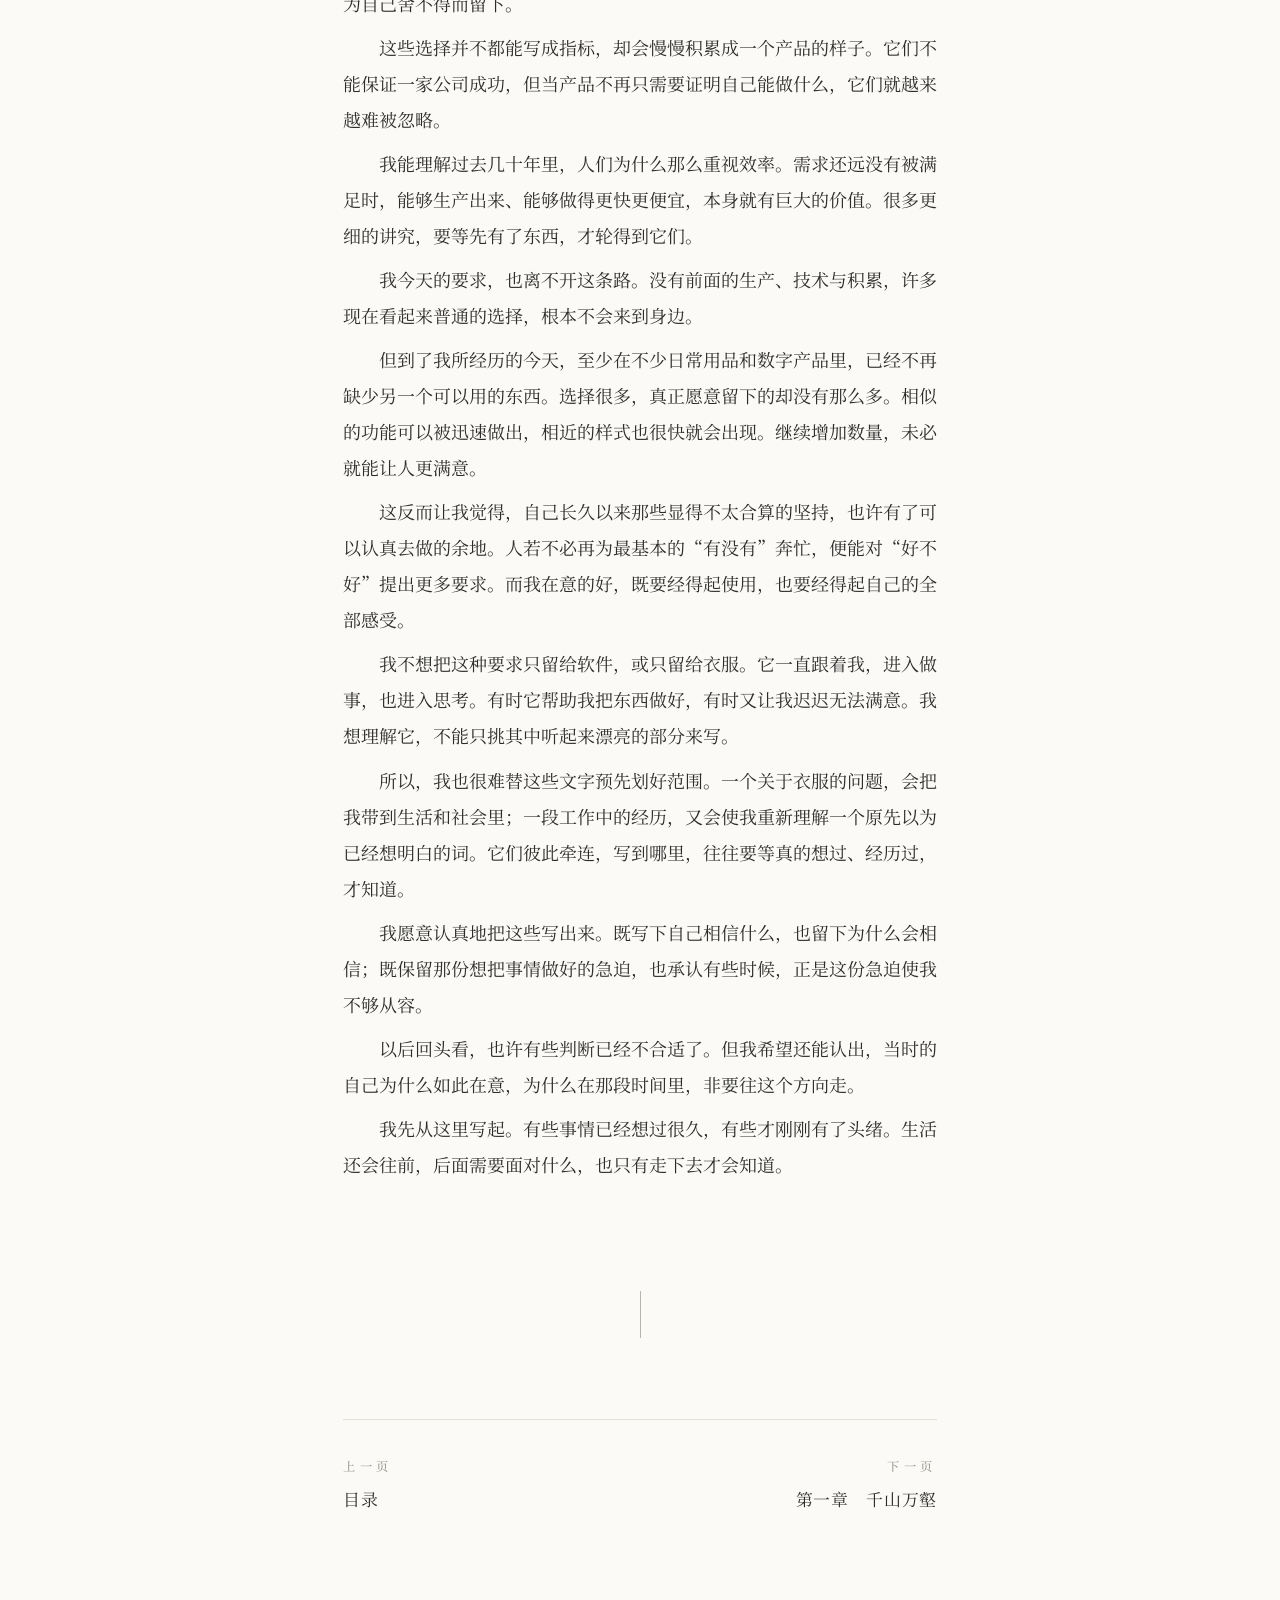
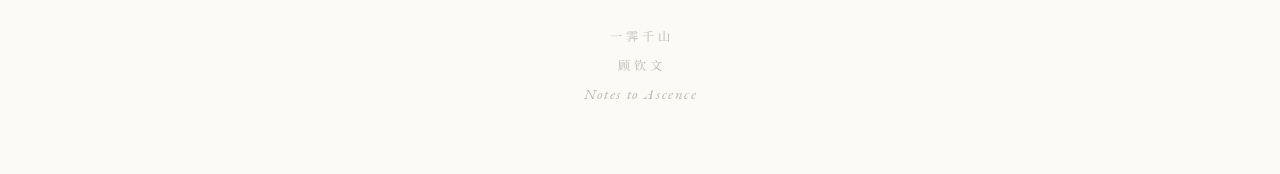
<file: preface.html>
<!doctype html>
<html lang="zh-Hans">
<head>
<meta charset="utf-8">
<meta name="viewport" content="width=device-width, initial-scale=1, viewport-fit=cover">
<title>序 · 一霁千山</title>
<meta name="description" content="千山万壑，雨霁日昇，云自出岫。">
<meta name="author" content="顾钦文">
<meta name="theme-color" content="#FBFAF7">
<meta property="og:type" content="book">
<meta property="og:title" content="序 · 一霁千山">
<meta property="og:description" content="千山万壑，雨霁日昇，云自出岫。">
<meta property="og:image" content="https://guqinwen3g-netizen.github.io/notes-to-ascence/og.jpg">
<link rel="icon" href="favicon.svg" type="image/svg+xml">
<link rel="preload" href="fonts/serif-400.woff2" as="font" type="font/woff2" crossorigin>
<link rel="stylesheet" href="style.css?v=a1e6b9db">
<script>(function(){var d=document.documentElement;d.className+=' js';try{var t=localStorage.getItem('as-theme'),s=localStorage.getItem('as-size');if(t)d.setAttribute('data-theme',t);if(s)d.setAttribute('data-size',s);}catch(e){}})();</script>
</head>
<body class="reading k-preface">
<div class="progress" aria-hidden="true"><i></i></div>
<header class="bar"><a class="bar-home" href="index.html#toc">一霁千山</a><span class="bar-now">序</span><button class="aa" type="button" aria-label="阅读设置">Aa</button></header>
<div class="panel" role="dialog" aria-label="阅读设置" hidden>
<div class="row"><span>字号</span><button type="button" data-size="-1" aria-label="缩小字号">A<small>－</small></button><button type="button" data-size="1" aria-label="放大字号">A<small>＋</small></button></div>
<div class="row"><span>底色</span><button type="button" data-theme="paper">纸</button><button type="button" data-theme="night">夜</button></div>
</div>
<main class="page">
<header class="opener"><h1 class="solo">序</h1><div class="rule"></div></header>
<article class="text">
<p>2026 年 9 月 28 日，从乌鲁木齐飞往上海的航班上，我决定开始写这份手记。</p>
<p>以前也想过记下来，只是一直没有真正开始。念头常常来得突然，在脑子里转了一阵，好像想明白了一些，过些日子又散了。下一次碰到相近的事，才发现还得重新想。</p>
<p>那趟航程五个小时，我觉得很吃力。身体难受，心里也不安定，甚至想不明白，从前那些十几个小时的航班，自己究竟是怎么熬过来的。</p>
<p>这种难受又把心里一直悬着的事情带了出来。我有太多想做的事，可只要它们还停在想象里，想得再多，也不能替我去实现。那种急迫有时已经分不清是来自念头，还是来自身体。肌肉、心脏，都像在反复催促同一件事。</p>
<p>如果迟迟不去做，我感到自己会退化。身体、精神、思维，都在一点点退回去。这种感觉很重，也很难讲得体面。我当然可以把它说成对理想的追求，但当时更直接的，是无法接受自己就这样耗下去。</p>
<p>于是先写。</p>
<p>一开始并没想过要把它写成什么样。想到什么，觉得值得，就记下一些。里面有衣服，有工作的事，也有社会、文化和那些还没理出头绪的念头。它们不按顺序出现，我也没有办法立即判断，哪个以后会变得重要，哪个只是此刻的一点感触。</p>
<p>我把它们想成大大小小的气泡。有些浮上来就破了，有些隔了一阵，还会再出现。反复回来找我的那些事，我想，应该值得多花些时间。</p>
<p>其中一件，就是为什么我总在一件东西已经能用的时候，仍然不肯停。</p>
<p>乔布斯曾经这样评价微软：他们没有 taste，没有品味。</p>
<p>这话很重。我记住它，却不是因为苹果与微软的高下从此有了定论。我更在意的是，一个产品能够完成它的任务以后，究竟还有什么值得继续做。</p>
<p>实用和品味在我这里从来不打架。衣服要能穿，软件要能用，这是最先要过的一关。可同样能完成一件事的办法有很多，留下哪一个，其中往往还差着很远。</p>
<p>我对于“做好”的感觉，大概从小就不只落在某一项作用上。功能已经齐全，用起来仍可能费力；一个个地方都说得过去，放在一起，却还是不能让我满意。这有时很耗人。</p>
<p>给公司开发那套 SaaS 软件时，我在前端的美学、视觉和使用体验上花了将近八个月。前几个版本最后全部推翻，每次放弃的都是此前几个月的成果。如果以功能已经实现为准，其实可以更早往下走。但我面对那些版本，过不了自己这一关。</p>
<p>我没办法把视觉当作一层以后再补的外表，也没办法把人的感受留到功能完成以后再谈。同一件东西，人是一起看见、理解、使用的。操作是否顺手，眼睛是否舒服，语言是否使人明白，心里有没有不必要的抵触，都不会等项目宣布完成以后才发生。</p>
<p>所以只要它们没有合在一起，我就很难用“功能没问题”来说服自己。</p>
<p>后来再想，taste 这个词也未必装得下这一切。它容易使人想到审美，想到一个人见过多少好东西，有没有分辨高下的眼光。这些当然重要，但我所要求的，还包括一个东西如何对待人的全部感受。</p>
<p>它面对的是一个有身体、有情绪、有记忆和理解的人。再简单的一次使用，也会牵动人的许多感受，有些当下就能说清，有些过了很久才慢慢觉察。我想把自己能用上的感受都用上，能想到的地方再往深处想。</p>
<p>这些心思最后未必会变成一个新的功能，或一处看得见的设计。真正用起来，人不必再费力迁就，许多地方也不需要额外操心，才慢慢知道这个东西为什么好。</p>
<p>当然，这不意味着一切都可以无止境地重做。时间会过去，工作还有别的要求。几个月的成果被推翻，代价不会因为初衷认真就消失。怎样判断值得再改，怎样知道已经可以停，我也一直在学。</p>
<p>但我仍然不愿意把这种判断，轻易交给“差不多了”。如果付出的时间最后只是教会我更快地接受自己不满意的东西，那也不是我想得到的熟练。</p>
<p>在写这些文字的 2026 年，我又从 AI 模型上感到相似的差别。</p>
<p>OpenAI 曾经很长时间都是我心里最强模型的代表。可是写到这里时，我对它的使用感受已经越来越失望。相较之下，Anthropic 的模型常让我觉得，它们更有 taste。</p>
<p>这种偏爱很具体。除了能不能把事情做对，我还在意它怎样理解一句没有说完整的话，怎样安排轻重，哪些地方应当多想一些，哪些地方说到这里就够了。一个回答可能没有明显错误，却始终没有碰到我真正要问的事；另一个则能使我愿意接着往下说。</p>
<p>这和漂亮的措辞还不完全是一回事。有时文字太周全，倒使人觉得隔着一层。它把每一种可能都照顾到了，却没有真正走进眼前的问题。反过来，一句并不显眼的话，若恰好把还没说清的心事接住，人的感受会很不一样。</p>
<p>我对模型的判断以后当然可能改变。它们还在进步，今天的强弱未必能持续多久。可眼下的这些感受让我更确信，技术能力提高以后，人的感受不会因此退到次要的位置。能够做出来的东西越来越多，人也就更在意它究竟被怎样做出来。</p>
<p>我常想，一家公司最后呈现出的气质，与主导它的人有很深的关系。创始人的 personal taste，个人的品味与取舍，会进入许多没有标准答案的决定里：什么值得反复推敲，什么可以放过，哪里宁愿慢一点，哪里又不该因为自己舍不得而留下。</p>
<p>这些选择并不都能写成指标，却会慢慢积累成一个产品的样子。它们不能保证一家公司成功，但当产品不再只需要证明自己能做什么，它们就越来越难被忽略。</p>
<p>我能理解过去几十年里，人们为什么那么重视效率。需求还远没有被满足时，能够生产出来、能够做得更快更便宜，本身就有巨大的价值。很多更细的讲究，要等先有了东西，才轮得到它们。</p>
<p>我今天的要求，也离不开这条路。没有前面的生产、技术与积累，许多现在看起来普通的选择，根本不会来到身边。</p>
<p>但到了我所经历的今天，至少在不少日常用品和数字产品里，已经不再缺少另一个可以用的东西。选择很多，真正愿意留下的却没有那么多。相似的功能可以被迅速做出，相近的样式也很快就会出现。继续增加数量，未必就能让人更满意。</p>
<p>这反而让我觉得，自己长久以来那些显得不太合算的坚持，也许有了可以认真去做的余地。人若不必再为最基本的“有没有”奔忙，便能对“好不好”提出更多要求。而我在意的好，既要经得起使用，也要经得起自己的全部感受。</p>
<p>我不想把这种要求只留给软件，或只留给衣服。它一直跟着我，进入做事，也进入思考。有时它帮助我把东西做好，有时又让我迟迟无法满意。我想理解它，不能只挑其中听起来漂亮的部分来写。</p>
<p>所以，我也很难替这些文字预先划好范围。一个关于衣服的问题，会把我带到生活和社会里；一段工作中的经历，又会使我重新理解一个原先以为已经想明白的词。它们彼此牵连，写到哪里，往往要等真的想过、经历过，才知道。</p>
<p>我愿意认真地把这些写出来。既写下自己相信什么，也留下为什么会相信；既保留那份想把事情做好的急迫，也承认有些时候，正是这份急迫使我不够从容。</p>
<p>以后回头看，也许有些判断已经不合适了。但我希望还能认出，当时的自己为什么如此在意，为什么在那段时间里，非要往这个方向走。</p>
<p>我先从这里写起。有些事情已经想过很久，有些才刚刚有了头绪。生活还会往前，后面需要面对什么，也只有走下去才会知道。</p>
</article>
<div class="fin" aria-hidden="true"></div>
<nav class="turn"><a class="prev" href="index.html#toc" rel="prev"><small>上一页</small><span>目录</span></a><a class="next" href="chapter-1.html" rel="next"><small>下一页</small><span>第一章　千山万壑</span></a></nav>
</main>
<footer class="colophon"><div>一霁千山</div><div>顾钦文</div><div class="en">Notes to Ascence</div></footer>
<script src="reader.js" defer></script>
</body>
</html>
</file>
<file: style.css>
@font-face{font-family:"AS Serif";font-weight:400;font-style:normal;font-display:swap;src:url(fonts/serif-400.woff2) format("woff2");}
@font-face{font-family:"AS Serif";font-weight:600;font-style:normal;font-display:swap;src:url(fonts/serif-600.woff2) format("woff2");}
@font-face{font-family:"AS Latin";font-weight:400 800;font-style:normal;font-display:swap;src:url(fonts/latin.woff2) format("woff2");unicode-range:U+0020-007E,U+00A0-00FF,U+0131,U+0152-0153,U+2122;size-adjust:110%;}
@font-face{font-family:"AS Latin";font-weight:400 800;font-style:italic;font-display:swap;src:url(fonts/latin-italic.woff2) format("woff2");unicode-range:U+0020-007E,U+00A0-00FF,U+0131,U+0152-0153,U+2122;size-adjust:110%;}
/* 一霁千山 · 书籍版样式 */
:root{
  --paper:#FBFAF7;--ink:#2C2C2B;--ink2:#4A4844;--muted:#8A867F;--faint:#B9B5AE;--rule:#E4E0D8;--dots:#CFCBC4;
  --fs:18px;--measure:33em;--gut:clamp(1.5rem,6vw,3rem);
  --cjk:"AS Serif","Noto Serif SC","Noto Serif CJK SC","Source Han Serif SC","Source Han Serif CN","Songti SC","STSong","SimSun",serif;
  --latin:"AS Latin","EB Garamond",Georgia,"Times New Roman",serif;
  --ease:cubic-bezier(.2,.7,.2,1);
  color-scheme:light;
}
html[data-size="1"]{--fs:15.5px}html[data-size="2"]{--fs:16.75px}html[data-size="4"]{--fs:19.5px}html[data-size="5"]{--fs:21px}
@media (max-width:600px){
  :root{--fs:17px}
  html[data-size="1"]{--fs:15px}html[data-size="2"]{--fs:16px}html[data-size="4"]{--fs:18.5px}html[data-size="5"]{--fs:20px}
}
html[data-theme="night"]{--paper:#1B1A18;--ink:#D7D2C8;--ink2:#BDB7AC;--muted:#8E887E;--faint:#5E5A54;--rule:#302E2A;--dots:#46433E;color-scheme:dark}

*,*::before,*::after{box-sizing:border-box}
html{background:var(--paper);color:var(--ink);font-size:var(--fs);font-family:"AS Latin",var(--cjk);
  -webkit-text-size-adjust:100%;text-size-adjust:100%;-webkit-font-smoothing:antialiased;-moz-osx-font-smoothing:grayscale;
  font-synthesis-style:none;font-kerning:normal;font-variant-numeric:lining-nums}
body{margin:0;line-height:2;font-weight:400;transition:background-color .5s,color .5s;animation:fadein 1s ease both}
@keyframes fadein{from{opacity:0}to{opacity:1}}
a{color:inherit}
::selection{background:rgba(128,118,100,.2)}
img{max-width:100%;height:auto;display:block}
[hidden]{display:none!important}

/* ───────── 正文页 ───────── */
.page{max-width:calc(var(--measure) + var(--gut)*2);margin:0 auto;padding:0 var(--gut)}
.opener{padding-top:clamp(7.5rem,26vh,16rem);margin-bottom:clamp(3.8rem,10vh,6.5rem)}
.clabel{font-size:.78rem;letter-spacing:.5em;color:var(--muted);line-height:1.6}
.opener h1{margin:.75rem 0 0;font-weight:400;font-size:1.95rem;line-height:1.5;letter-spacing:.08em}
.opener h1.solo{margin:0;font-size:2.1rem;letter-spacing:.3em}
.opener .rule{width:2.2rem;border-top:1px solid var(--ink);margin-top:2.1rem;opacity:.8}

.text{text-align:justify;text-justify:inter-character;line-break:strict;hanging-punctuation:allow-end last;overflow-wrap:break-word;text-autospace:normal;text-spacing-trim:space-first}
.text p{margin:0 0 .45em;text-indent:2em}
.text h2{font-weight:600;font-size:1.12rem;line-height:1.7;letter-spacing:.04em;margin:3.6em 0 1.25em;text-align:left;scroll-margin-top:4.5rem}
.text>h2:first-child{margin-top:0}
.text h3{font-weight:600;font-size:1rem;line-height:1.7;margin:2.8em 0 .5em;text-align:left}
.text h3.pr{margin-top:3.2em}
.text h3.pr .no{display:block;font-family:var(--latin);font-weight:400;font-size:2.3rem;line-height:1;color:var(--faint);margin-bottom:.7rem;letter-spacing:.02em}
.text h3.pr .pt{display:block;letter-spacing:.06em}
.text p.en{text-indent:0;font-family:var(--latin);font-style:italic;color:var(--ink2);font-size:1.04rem;margin:0 0 1em;letter-spacing:.01em;text-align:left}
.text p.lead{text-indent:0;margin:2em 0;font-size:1.05rem;line-height:1.95;letter-spacing:.02em}
.text strong{font-weight:600}
.text em{font-style:italic}
.text mark{background:color-mix(in srgb,var(--ink) 7%,transparent);color:inherit;padding:0 .1em}
.muted{color:var(--muted)}.tint{color:var(--ink2)}
.text blockquote{margin:1.7em 0;padding:0 0 0 1.5em;border-left:1px solid var(--rule);color:var(--ink2)}
.text blockquote p{text-indent:0;margin:0 0 .45em}
.text ul,.text ol{margin:.6em 0 1em;padding-left:2em}
.text li{margin:.15em 0}
.text ul{list-style:none}
.text ul>li::before{content:"·";display:inline-block;width:1.2em;margin-left:-1.2em;color:var(--muted)}
.text aside.note{margin:2em 0;padding:1.1em 1.4em;background:color-mix(in srgb,var(--ink) 4%,transparent)}
.text aside.note p{text-indent:0}
.text .orn{text-align:center;color:var(--faint);margin:2.6em 0;font-size:.9rem;letter-spacing:.2em}
.text figure{margin:2.6em 0}
.text figcaption{margin-top:.8em;font-size:.78rem;color:var(--muted);text-align:center}
.text code{font-family:ui-monospace,Menlo,Consolas,monospace;font-size:.84em}
.text pre{white-space:pre-wrap;font-size:.82rem;line-height:1.75;padding:1em 1.2em;background:color-mix(in srgb,var(--ink) 4%,transparent)}
.text table{border-collapse:collapse;margin:1.6em 0;font-size:.9rem;width:100%}
.text td{border-top:1px solid var(--rule);padding:.5em .6em;vertical-align:top}
.text a{text-decoration:underline;text-decoration-thickness:1px;text-underline-offset:.3em;text-decoration-color:var(--faint)}

/* 尾声 */
.k-coda .text p{text-indent:0;text-align:left;margin-bottom:1.3em;letter-spacing:.03em}
.k-coda .text p.lead{font-size:1.12rem;letter-spacing:.18em;margin:0 0 .8em}
.k-coda .text p.verse{letter-spacing:.2em;color:var(--ink2);margin-bottom:3.2em}
.k-coda .text p:last-child{margin-top:3.2em}

/* 附录 */
.k-appendix .text{font-size:.94rem}
.k-appendix .text h2{font-size:1.05rem}

/* 章末 */
.fin{margin:6rem auto 0;width:1px;height:2.6rem;background:var(--faint)}
.turn{display:grid;grid-template-columns:1fr 1fr;gap:1.5rem;margin:4.5rem 0 0;padding:2rem 0 0;border-top:1px solid var(--rule)}
.turn a{text-decoration:none;display:block;line-height:1.7}
.turn small{display:block;font-size:.68rem;letter-spacing:.38em;color:var(--muted);margin-bottom:.4rem}
.turn span{font-size:.94rem;letter-spacing:.04em;transition:color .3s}
.turn .next{grid-column:2;text-align:right}
.turn a:hover span{color:var(--muted)}
.tocl{display:block;width:max-content;margin:3.6rem auto 0;font-size:.7rem;letter-spacing:.5em;text-indent:.5em;color:var(--muted);text-decoration:none}

.colophon{padding:6rem 1.5rem 3.6rem;text-align:center;font-size:.68rem;letter-spacing:.34em;text-indent:.34em;color:var(--faint);line-height:2.3}
.colophon .en{font-family:var(--latin);font-style:italic;letter-spacing:.12em;text-indent:.12em;font-size:.74rem}

/* 顶栏 */
.bar{position:fixed;top:0;left:0;right:0;z-index:10;display:flex;align-items:center;gap:1rem;height:calc(3.2rem + env(safe-area-inset-top));padding:env(safe-area-inset-top) clamp(1.1rem,4vw,2.2rem) 0;
  font-size:.7rem;letter-spacing:.26em;color:var(--muted);transition:transform .5s var(--ease),background-color .4s,border-color .4s;border-bottom:1px solid transparent}
.bar.solid{background:color-mix(in srgb,var(--paper) 90%,transparent);-webkit-backdrop-filter:blur(12px);backdrop-filter:blur(12px);border-bottom-color:var(--rule)}
.bar.away{transform:translateY(-105%)}
.bar a{text-decoration:none;white-space:nowrap}
.bar-now{flex:1;text-align:center;white-space:nowrap;overflow:hidden;text-overflow:ellipsis;opacity:0;transition:opacity .4s}
.bar.solid .bar-now{opacity:1}
.aa{appearance:none;-webkit-appearance:none;border:0;background:none;color:inherit;font-family:var(--latin);font-size:.98rem;letter-spacing:.04em;cursor:pointer;padding:.4rem .1rem}
.progress{position:fixed;top:0;left:0;right:0;height:2px;z-index:11;pointer-events:none}
.progress i{display:block;height:100%;background:var(--ink);opacity:.28;transform-origin:0 50%;transform:scaleX(0)}
.panel{position:fixed;z-index:12;top:calc(3.5rem + env(safe-area-inset-top));right:clamp(1.1rem,4vw,2.2rem);min-width:13.5rem;padding:.9rem 1.1rem;
  background:var(--paper);border:1px solid var(--rule);box-shadow:0 18px 40px -22px rgba(0,0,0,.3);font-size:.8rem;color:var(--ink2)}
.panel .row{display:flex;align-items:center;gap:.5rem;padding:.3rem 0}
.panel .row>span{flex:1;font-size:.7rem;letter-spacing:.32em;color:var(--muted)}
.panel button{appearance:none;-webkit-appearance:none;font:inherit;color:inherit;background:none;border:1px solid var(--rule);min-width:2.7rem;padding:.2rem .5rem;cursor:pointer;line-height:1.8}
.panel button small{font-size:.7em}
.panel button.on{border-color:var(--ink2)}

/* ───────── 封面 ───────── */
.cover-screen{min-height:100vh;min-height:100svh;display:flex;flex-direction:column;align-items:center;justify-content:center;gap:clamp(2.2rem,6vh,3.6rem);padding:7vh 1.5rem 6vh}
.book{position:relative;display:block;width:min(25rem,72vw,calc(66svh * .6709));aspect-ratio:848/1264;background:#E9E6E0 url(cover.jpg) center/cover no-repeat;
  border-radius:1px 3px 3px 1px;container-type:inline-size;text-decoration:none;color:#3B3A37;
  box-shadow:0 1px 2px rgba(40,34,26,.10),0 12px 26px -12px rgba(40,34,26,.30),0 40px 80px -36px rgba(40,34,26,.42);
  transition:transform 1s var(--ease),box-shadow 1s var(--ease)}
.book::before{content:"";position:absolute;inset:0 auto 0 0;width:5%;background:linear-gradient(90deg,rgba(0,0,0,.14),rgba(255,255,255,.20) 38%,rgba(0,0,0,.07) 72%,rgba(0,0,0,0))}
.book::after{content:"";position:absolute;inset:0;box-shadow:inset 0 0 0 1px rgba(0,0,0,.05);pointer-events:none}
.book:hover{transform:translateY(-5px);box-shadow:0 1px 2px rgba(40,34,26,.10),0 18px 32px -14px rgba(40,34,26,.32),0 52px 90px -40px rgba(40,34,26,.45)}
html[data-theme="night"] .book{box-shadow:0 30px 70px -30px rgba(0,0,0,.8)}
.book-t{position:absolute;top:14.5%;left:0;right:0;text-align:center}
.book-h{display:block;font-size:30px;font-size:9.4cqw;letter-spacing:.32em;text-indent:.32em;font-weight:400;line-height:1.3}
.book-en{display:block;margin-top:14px;margin-top:4.6cqw;font-family:var(--latin);font-size:8px;font-size:2.55cqw;letter-spacing:.42em;text-indent:.42em;color:#6E6A64}
.book-a{display:block;margin-top:30px;margin-top:9.5cqw;font-size:9px;font-size:2.9cqw;letter-spacing:.42em;text-indent:.42em;color:#5E5B56}
.book-b{position:absolute;bottom:6.5%;left:0;right:0;text-align:center;font-size:9px;font-size:2.9cqw;letter-spacing:.5em;text-indent:.5em;color:rgba(255,255,255,.88)}
.begin{display:flex;gap:2.4rem;font-size:.76rem;letter-spacing:.45em}
.go{text-decoration:none;color:var(--ink2);padding-bottom:.35rem;border-bottom:1px solid var(--rule);text-indent:.45em;transition:border-color .4s,color .4s}
.go:hover{border-color:var(--ink2)}

html:has(body.home){scroll-behavior:smooth}
.resume{margin-top:-1.2rem;font-size:.7rem;letter-spacing:.2em;color:var(--muted);text-decoration:none}
.resume[hidden]{display:none}
.resume:hover{color:var(--ink2)}
.toc-screen .turn{margin:5rem 0 clamp(5rem,14vh,8rem)}
.title-screen{position:relative;min-height:100vh;min-height:100svh;display:flex;flex-direction:column;align-items:center;justify-content:center;text-align:center;padding:4rem 1.5rem}
.title-screen h1{margin:0;font-weight:400;font-size:2.1rem;line-height:1.5;letter-spacing:.32em;text-indent:.32em}
.title-screen .en{margin-top:1rem;font-family:var(--latin);font-style:italic;font-size:1.08rem;color:var(--ink2);letter-spacing:.03em}
.title-screen .rule{width:2.2rem;border-top:1px solid var(--faint);margin:2.6rem auto 0}
.title-screen .a{margin-top:2.4rem;font-size:.92rem;letter-spacing:.3em;text-indent:.3em;color:var(--ink2)}
.title-screen .a+.s{margin-top:1rem}
.title-screen .s{margin-top:2.3rem;font-size:.74rem;letter-spacing:.32em;text-indent:.32em;color:var(--muted)}
.title-screen .y{position:absolute;bottom:3.4rem;left:0;right:0;font-size:.66rem;letter-spacing:.28em;text-indent:.28em;color:var(--faint)}
.title-screen .y a{text-decoration:none;border-bottom:1px solid var(--rule)}

.epi-screen{min-height:92vh;min-height:92svh;display:flex;align-items:center;justify-content:center;padding:4rem 1.5rem}
.verse-v{margin:0 0 0 min(18vw,12rem);writing-mode:vertical-rl;font-size:1.14rem;line-height:2.8;letter-spacing:.34em;color:var(--ink2)}
.verse-v span{display:block}

.toc-screen{max-width:calc(30em + 3rem);margin:0 auto;padding:clamp(5rem,15vh,9rem) 1.5rem 1rem}
.toc-screen h2{margin:0 0 3.2rem;font-weight:400;font-size:1.25rem;letter-spacing:.6em}
.toc a{text-decoration:none}
.toc .l1{display:flex;align-items:baseline;gap:.9rem;margin-top:1.25rem;line-height:1.7}
.toc .lab{flex:none;width:4.4em;color:var(--muted);font-size:.84rem;letter-spacing:.12em}
.toc .tt{flex:0 1 auto;font-size:1rem;letter-spacing:.04em;transition:color .3s}
.toc .dots{flex:1 1 1.5rem;min-width:1.5rem;border-bottom:1px dotted var(--dots);transform:translateY(-.35em)}
.toc .pn{flex:none;font-size:.72rem;color:var(--faint);letter-spacing:.08em}
.toc .l1:hover .tt{color:var(--muted)}
.toc .subs{padding-left:calc(.84rem*4.4 + .9rem);margin-top:.15rem}
.toc .l2{display:block;font-size:.8rem;line-height:1.95;color:var(--muted);transition:color .3s}
.toc .l2:hover{color:var(--ink)}
.toc-group{margin:3rem 0 0;font-size:.72rem;letter-spacing:.5em;color:var(--muted)}
.toc-group+.l1 .lab{visibility:hidden}
.toc-group+.l1{margin-top:.7rem}

/* 动效 */
.js .reveal{opacity:0;transform:translateY(16px);transition:opacity 1.4s ease,transform 1.4s var(--ease)}
.js .reveal.in{opacity:1;transform:none}
@media (prefers-reduced-motion:reduce){
  body{animation:none}.js .reveal{opacity:1;transform:none;transition:none}.book,.bar{transition:none}
}
@media (max-width:600px){
  .opener h1{font-size:1.7rem}
  .verse-v{margin-left:22vw}
  .toc .lab{width:3.6em}
  .toc .subs{padding-left:calc(.84rem*3.6 + .9rem)}
  .turn{grid-template-columns:1fr;gap:1.6rem}
  .turn .next{grid-column:1}
}
@media print{
  .bar,.progress,.panel,.turn,.tocl,.fin,.begin{display:none!important}
  html{background:#fff;--fs:11pt}
  body{animation:none}
  .opener{padding-top:3cm}
  .js .reveal{opacity:1;transform:none}
}
</file>
